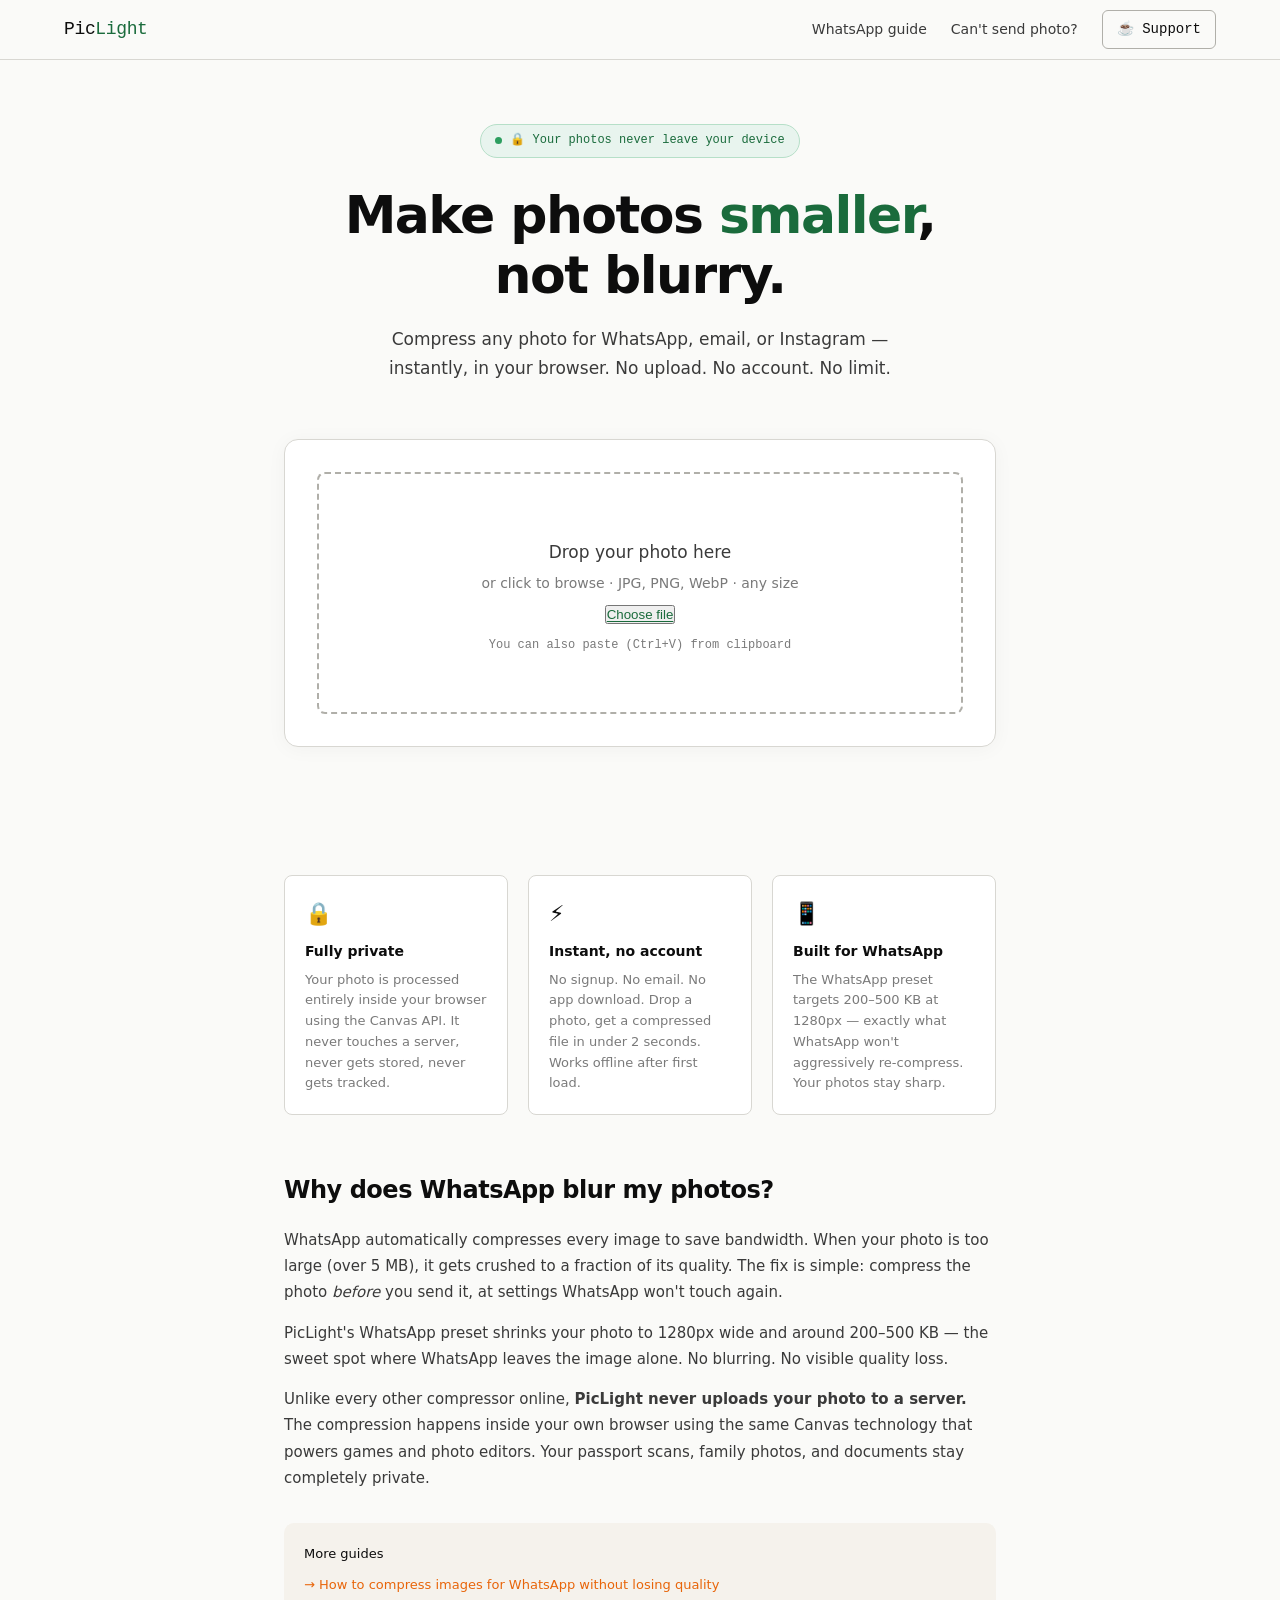
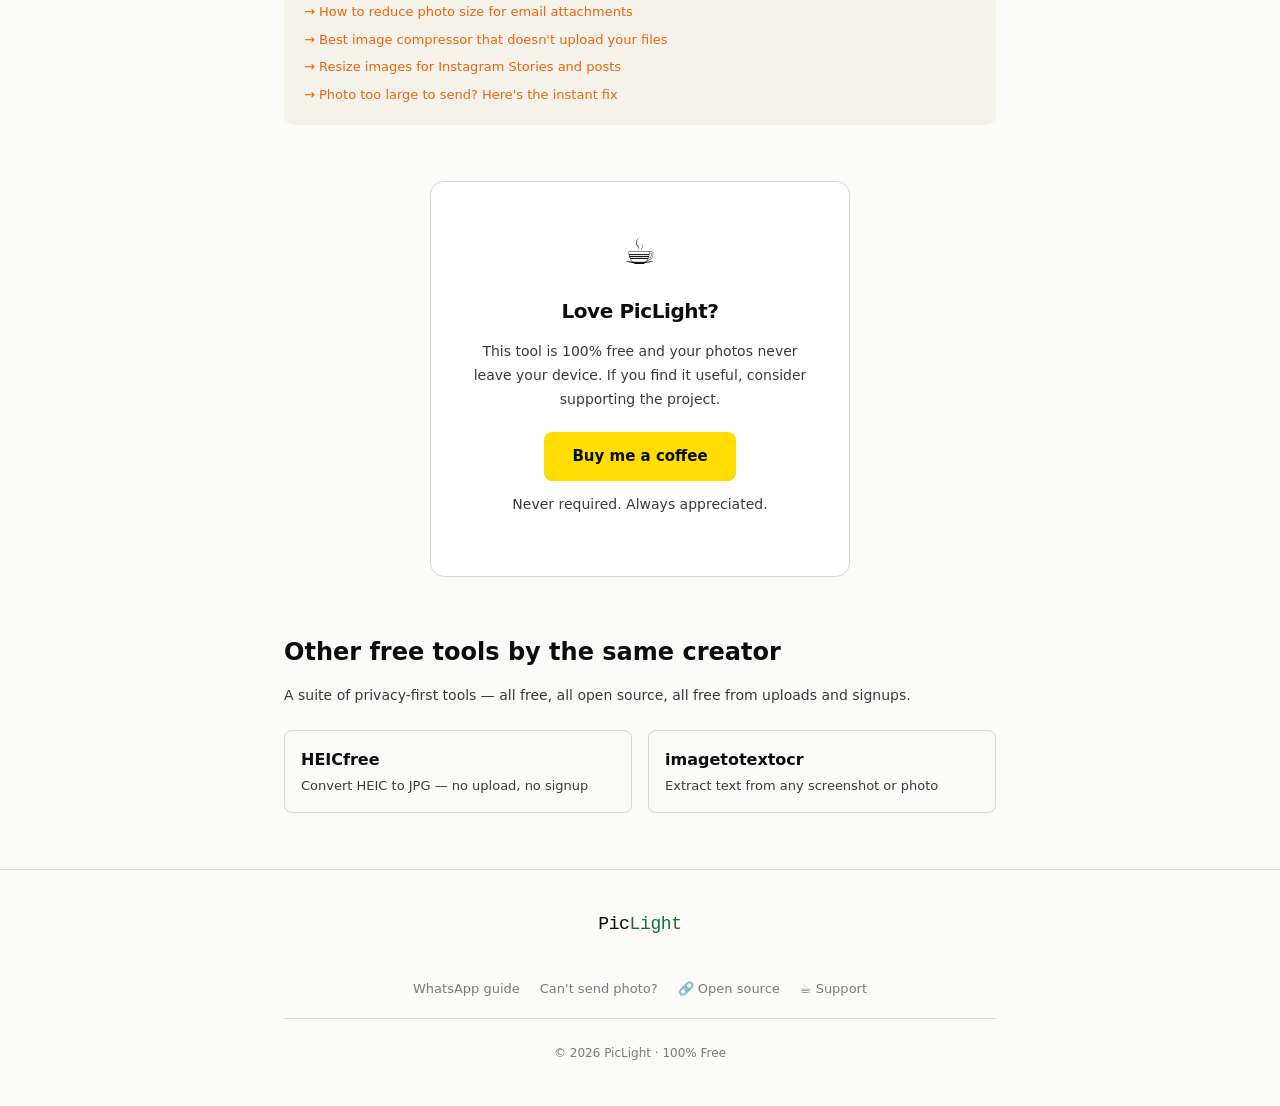
<file: index.html>
<!DOCTYPE html>
<html lang="en">
<head>
  <meta charset="UTF-8">
  <meta name="viewport" content="width=device-width, initial-scale=1.0">
  <title>PicLight — Compress Images for WhatsApp & Email. Free. No Upload.</title>
  <meta name="description" content="Compress photos for WhatsApp, email, and Instagram instantly. Works 100% in your browser — your photos never leave your device. Free forever, no signup.">
  <meta name="keywords" content="compress image for whatsapp, image compressor, reduce photo size, compress photo free, no upload image compressor">
  <meta property="og:title" content="PicLight — Compress Images Free. No Upload.">
  <meta property="og:description" content="Your photos never leave your device. Compress for WhatsApp, email & social in one tap.">
  <meta property="og:type" content="website">
  <meta name="twitter:card" content="summary_large_image">
  <meta name="google-site-verification" content="NXawo3W-M1GbvlyXy6zWJTYUl6UJcoLheuD6qWnZlss" />
  <link rel="canonical" href="https://piclight.vercel.app/">
  <link rel="icon" type="image/svg+xml" href="favicon.svg">
  <link rel="stylesheet" href="css/style.css">
  <script type="application/ld+json">
    {
      "@context": "https://schema.org",
      "@type": "WebApplication",
      "name": "PicLight",
      "description": "Free browser-based image compressor. No upload, no signup. Works offline.",
      "applicationCategory": "UtilitiesApplication",
      "operatingSystem": "Any",
      "offers": { "@type": "Offer", "price": "0", "priceCurrency": "USD" }
    }
  </script>
  <script>
    window.va = window.va || function () { (window.vaq = window.vaq || []).push(arguments); };
  </script>
  <script defer src="https://cdn.vercel-insights.com/v1/script.js"></script>
</head>
<body>

<nav>
  <a href="/" class="logo">Pic<span>Light</span></a>
  <div class="nav-links">
    <a href="blog/compress-image-whatsapp">WhatsApp guide</a>
    <a href="blog/photo-too-large-to-send">Can't send photo?</a>
    <a href="https://ko-fi.com/brahyan" target="_blank" rel="noopener" class="btn-coffee">☕ Support</a>
  </div>
</nav>

<section class="hero">
  <div class="trust-badge">
    <span class="dot"></span>
    🔒 Your photos never leave your device
  </div>
  <h1>Make photos <em>smaller</em>,<br>not blurry.</h1>
  <p class="hero-sub">Compress any photo for WhatsApp, email, or Instagram — instantly, in your browser. No upload. No account. No limit.</p>
</section>

<main>
  <div class="converter-box">
    <div class="drop-zone" id="dropzone">
      <input type="file" id="fileInput" accept="image/*" style="display:none">

      <div id="uploadPanel" style="display:flex;flex-direction:column;align-items:center;">
        <div class="drop-icon"></div>
        <p class="drop-primary">Drop your photo here</p>
        <p class="drop-secondary">or click to browse · JPG, PNG, WebP · any size</p>
        <button class="file-label" onclick="document.getElementById('fileInput').click()">
          Choose file
        </button>
        <p class="drop-hint">You can also paste (Ctrl+V) from clipboard</p>
        <p id="errorMsg" style="color:#b84a2c;margin-top:8px;"></p>
      </div>

      <div id="spinner" style="display:none;text-align:center;">
        <div class="spin-ring"></div>
        <p class="spin-label">Compressing in your browser…</p>
      </div>

      <div id="resultPanel" style="display:none;flex-direction:column;align-items:center;">
        <img id="previewImg" alt="Compressed preview" style="width:100%;max-width:300px;border-radius:8px;margin-bottom:20px;">

        <div style="display:flex;justify-content:center;align-items:center;gap:20px;margin-bottom:20px;flex-wrap:wrap;width:100%;">
          <div style="text-align:center;">
            <p class="drop-secondary">Original</p>
            <p style="font-size:18px;font-weight:600;color:#0d0d0d;" id="originalSz">—</p>
          </div>
          <div style="font-size:20px;">→</div>
          <div style="text-align:center;">
            <p class="drop-secondary">Compressed</p>
            <p style="font-size:18px;font-weight:600;color:#1a6b3c;" id="compressedSz">—</p>
            <p id="saving" style="font-size:12px;color:#1a6b3c;margin-top:4px;"></p>
          </div>
        </div>
        <p class="drop-secondary" id="dimensionEl" style="text-align:center;margin-bottom:20px;width:100%;"></p>

        <div class="quality-row" style="width:100%;">
          <span style="font-size:14px;color:var(--ink-2);">Quality</span>
          <input type="range" id="qualityRange" min="40" max="95" value="82" style="flex:1;">
          <span id="qualityVal" style="font-family:var(--font-mono);font-size:13px;font-weight:500;min-width:40px;text-align:right;color:var(--ink);">82%</span>
        </div>

        <div class="action-row" style="margin-top:16px;width:100%;">
          <button class="btn-convert" id="dlBtn" style="width:100%;">⬇ Download</button>
        </div>

        <div id="coffeePrompt" style="display:none;text-align:center;margin-top:20px;padding:16px;background:#F5F2EC;border-radius:8px;width:100%;">
          <p class="drop-secondary" style="margin:0 0 8px 0;">This tool is 100% free — your photo never left your device ☁️</p>
          <a href="https://ko-fi.com/brahyan" target="_blank" rel="noopener" style="color:#E8650A;text-decoration:none;font-weight:500;">
            ☕ Buy me a coffee
          </a>
        </div>
      </div>
    </div>
  </div>
</main>

<section class="trust-strip">
  <div class="trust-item">
    <span class="trust-icon">🔒</span>
    <strong>Fully private</strong>
    <p>Your photo is processed entirely inside your browser using the Canvas API. It never touches a server, never gets stored, never gets tracked.</p>
  </div>
  <div class="trust-item">
    <span class="trust-icon">⚡</span>
    <strong>Instant, no account</strong>
    <p>No signup. No email. No app download. Drop a photo, get a compressed file in under 2 seconds. Works offline after first load.</p>
  </div>
  <div class="trust-item">
    <span class="trust-icon">📱</span>
    <strong>Built for WhatsApp</strong>
    <p>The WhatsApp preset targets 200–500 KB at 1280px — exactly what WhatsApp won't aggressively re-compress. Your photos stay sharp.</p>
  </div>
</section>

<section class="how-section">
  <h2>Why does WhatsApp blur my photos?</h2>
  <p>WhatsApp automatically compresses every image to save bandwidth. When your photo is too large (over 5 MB), it gets crushed to a fraction of its quality. The fix is simple: compress the photo <em>before</em> you send it, at settings WhatsApp won't touch again.</p>
  <p>PicLight's WhatsApp preset shrinks your photo to 1280px wide and around 200–500 KB — the sweet spot where WhatsApp leaves the image alone. No blurring. No visible quality loss.</p>
  <p>Unlike every other compressor online, <strong>PicLight never uploads your photo to a server.</strong> The compression happens inside your own browser using the same Canvas technology that powers games and photo editors. Your passport scans, family photos, and documents stay completely private.</p>

  <div style="margin-top:32px;padding:20px;background:#F5F2EC;border-radius:10px;">
    <p style="font-size:13px;font-weight:500;color:#0d0d0d;margin-bottom:8px;">More guides</p>
    <div style="display:flex;flex-direction:column;gap:6px;">
      <a href="blog/compress-image-whatsapp" style="font-size:13px;color:#E8650A;text-decoration:none;">→ How to compress images for WhatsApp without losing quality</a>
      <a href="blog/reduce-photo-size-email" style="font-size:13px;color:#E8650A;text-decoration:none;">→ How to reduce photo size for email attachments</a>
      <a href="blog/image-compressor-no-upload" style="font-size:13px;color:#E8650A;text-decoration:none;">→ Best image compressor that doesn't upload your files</a>
      <a href="blog/resize-image-instagram" style="font-size:13px;color:#E8650A;text-decoration:none;">→ Resize images for Instagram Stories and posts</a>
      <a href="blog/photo-too-large-to-send" style="font-size:13px;color:#E8650A;text-decoration:none;">→ Photo too large to send? Here's the instant fix</a>
    </div>
  </div>
</section>

<section class="coffee-section">
  <div class="coffee-card">
    <div class="coffee-emoji">☕</div>
    <h3>Love PicLight?</h3>
    <p>This tool is 100% free and your photos never leave your device. If you find it useful, consider supporting the project.</p>
    <a href="https://ko-fi.com/brahyan" target="_blank" rel="noopener" class="btn-coffee-big">Buy me a coffee</a>
    <p class="coffee-sub">Never required. Always appreciated.</p>
  </div>
</section>

<section class="sister-projects">
  <h2>Other free tools by the same creator</h2>
  <p class="sister-projects-desc">A suite of privacy-first tools — all free, all open source, all free from uploads and signups.</p>
  <div class="projects-grid">
    <a href="https://heicfree.vercel.app/" target="_blank" rel="noopener" class="project-card">
      <div class="project-info">
        <h3>HEICfree</h3>
        <p>Convert HEIC to JPG — no upload, no signup</p>
      </div>
    </a>
    <a href="https://imagetotextocr-phi.vercel.app/" target="_blank" rel="noopener" class="project-card">
      <div class="project-info">
        <h3>imagetotextocr</h3>
        <p>Extract text from any screenshot or photo</p>
      </div>
    </a>
  </div>
</section>

<footer>
  <div class="footer-inner">
    <div class="footer-logo">Pic<span>Light</span></div>
    <nav class="footer-nav">
      <a href="blog/compress-image-whatsapp">WhatsApp guide</a>
      <a href="blog/photo-too-large-to-send">Can't send photo?</a>
      <a href="https://github.com/piedadbrylle490-ux/piclight" target="_blank" rel="noopener">🔗 Open source</a>
      <a href="https://ko-fi.com/brahyan" target="_blank" rel="noopener">☕ Support</a>
    </nav>
    <span class="footer-copy">© 2026 PicLight · 100% Free</span>
  </div>
</footer>

<script src="js/compressor.js"></script>
<script src="js/ui.js"></script>

<style>
  .spin-ring {
    width: 50px;
    height: 50px;
    border: 4px solid var(--border);
    border-top-color: var(--accent);
    border-radius: 50%;
    animation: spin 1s linear infinite;
    margin: 0 auto 16px;
  }
  
  @keyframes spin {
    to { transform: rotate(360deg); }
  }
  
  .spin-label {
    font-size: 14px;
    color: var(--ink-2);
    margin: 0;
  }
  
  main {
    max-width: 760px;
    margin: 0 auto;
    padding: 0 24px 80px;
  }
  
  .trust-strip {
    display: grid;
    grid-template-columns: repeat(auto-fit, minmax(200px, 1fr));
    gap: 20px;
    max-width: 760px;
    margin: 0 auto;
    padding: 0 24px 56px;
  }
  
  /* How section */
  .how-section {
    max-width: 760px;
    margin: 0 auto;
    padding: 0 24px 56px;
  }
  
  /* Coffee section */
  .coffee-section {
    display: flex;
    justify-content: center;
    max-width: 760px;
    margin: 0 auto;
    padding: 0 24px 56px;
  }
  
  .preset-btn {
    background: none;
    border: 1px solid var(--border);
    border-radius: var(--radius);
    padding: 10px 16px;
    font-size: 14px;
    color: var(--ink-2);
    cursor: pointer;
    transition: all var(--transition);
  }
  
  .preset-btn:hover {
    border-color: var(--accent);
    color: var(--accent);
  }
  
  .preset-btn.active {
    background: var(--accent);
    color: #fff;
    border-color: var(--accent);
  }
  
  /* Sister projects section */
  .sister-projects {
    max-width: 760px;
    margin: 0 auto;
    padding: 0 24px 56px;
  }
  
  .sister-projects h2 {
    font-size: 24px;
    font-weight: 600;
    margin: 0 0 12px 0;
    color: var(--ink);
  }
  
  .sister-projects-desc {
    font-size: 14px;
    color: var(--ink-2);
    margin: 0 0 24px 0;
    line-height: 1.5;
  }
  
  .projects-grid {
    display: grid;
    grid-template-columns: repeat(auto-fit, minmax(200px, 1fr));
    gap: 16px;
  }
  
  .project-card {
    display: flex;
    align-items: center;
    padding: 16px;
    border: 1px solid var(--border);
    border-radius: var(--radius);
    text-decoration: none;
    color: inherit;
    transition: all var(--transition);
  }
  
  .project-card:hover {
    border-color: var(--accent);
    background: rgba(232, 101, 10, 0.04);
    transform: translateY(-2px);
  }
  
  .project-info h3 {
    font-size: 16px;
    font-weight: 600;
    margin: 0 0 4px 0;
    color: var(--ink);
  }
  
  .project-info p {
    font-size: 13px;
    color: var(--ink-2);
    margin: 0;
    line-height: 1.4;
  }
</style>

<script>
  const r = document.getElementById('qualityRange');
  if (r) r.addEventListener('input', () => {
    r.style.background = `linear-gradient(to right, var(--accent) ${r.value}%, var(--border) ${r.value}%)`;
  });
</script>

</body>
</html>
</file>
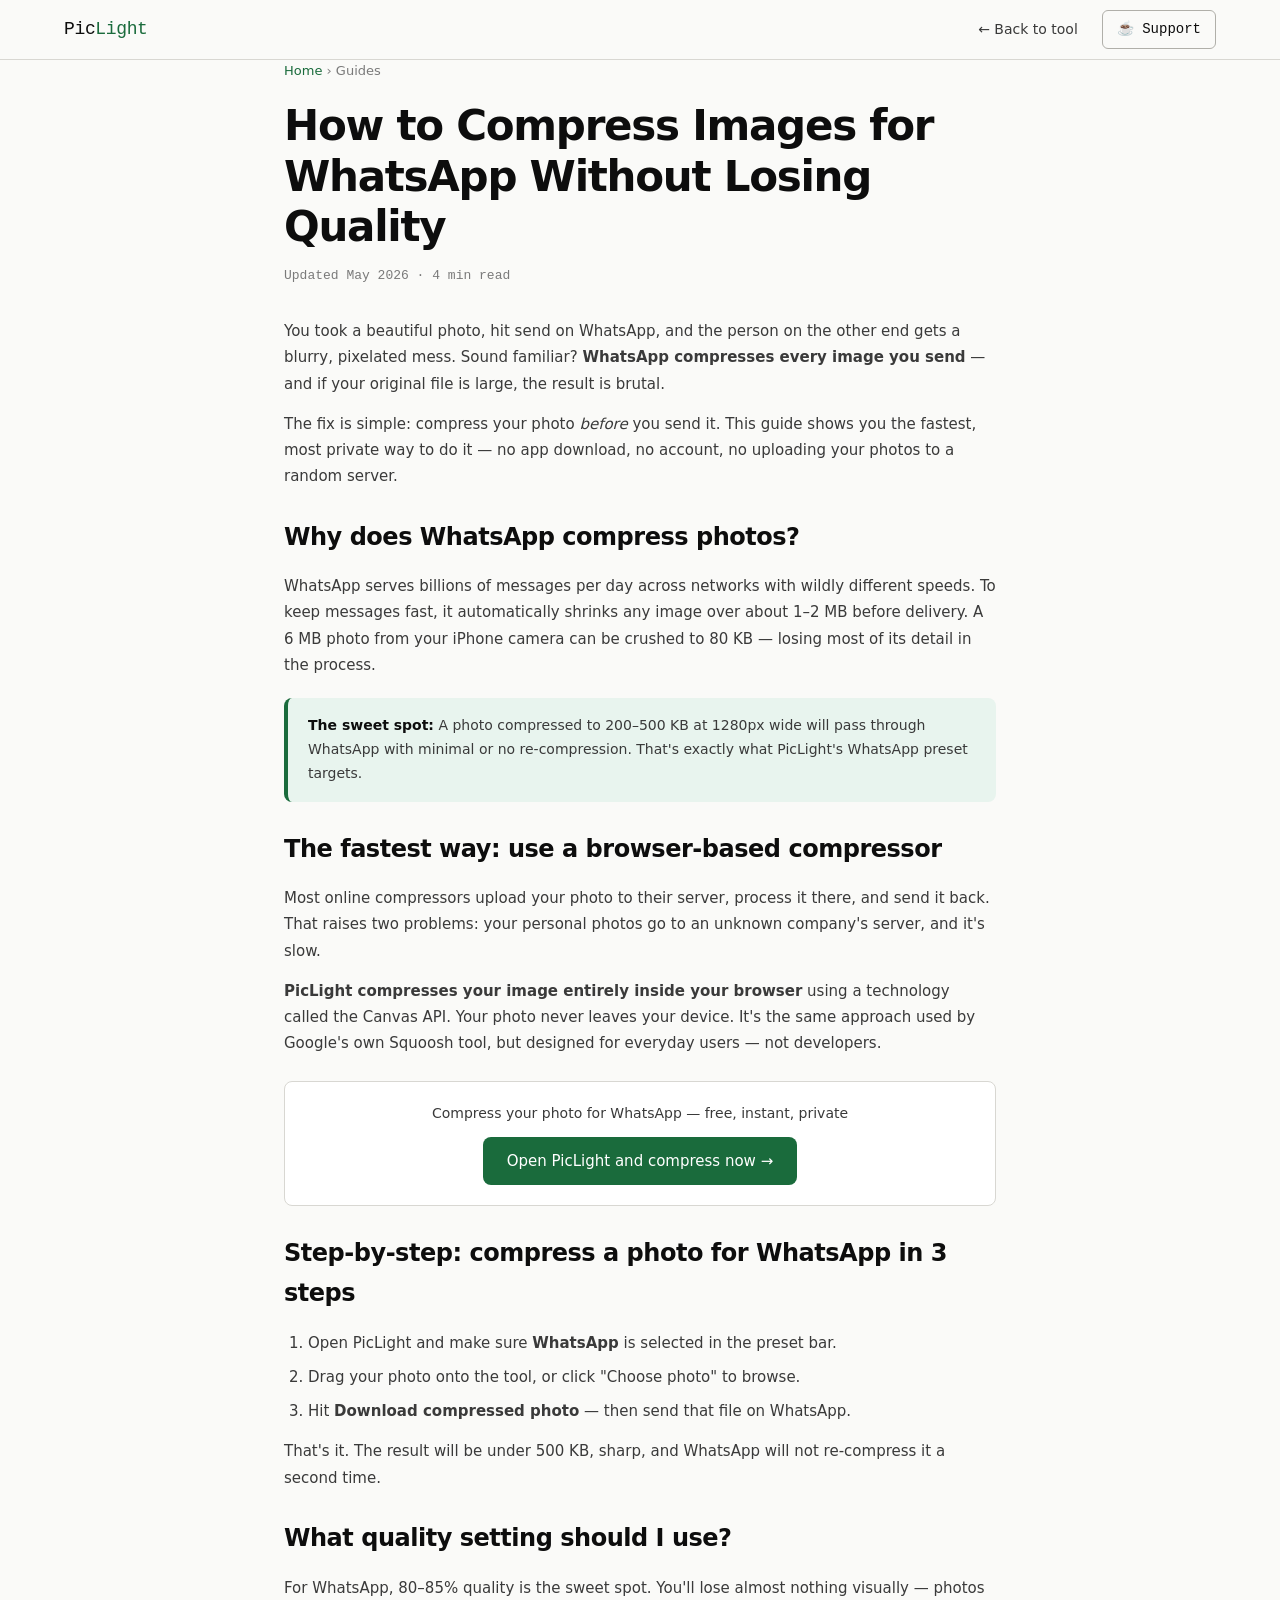
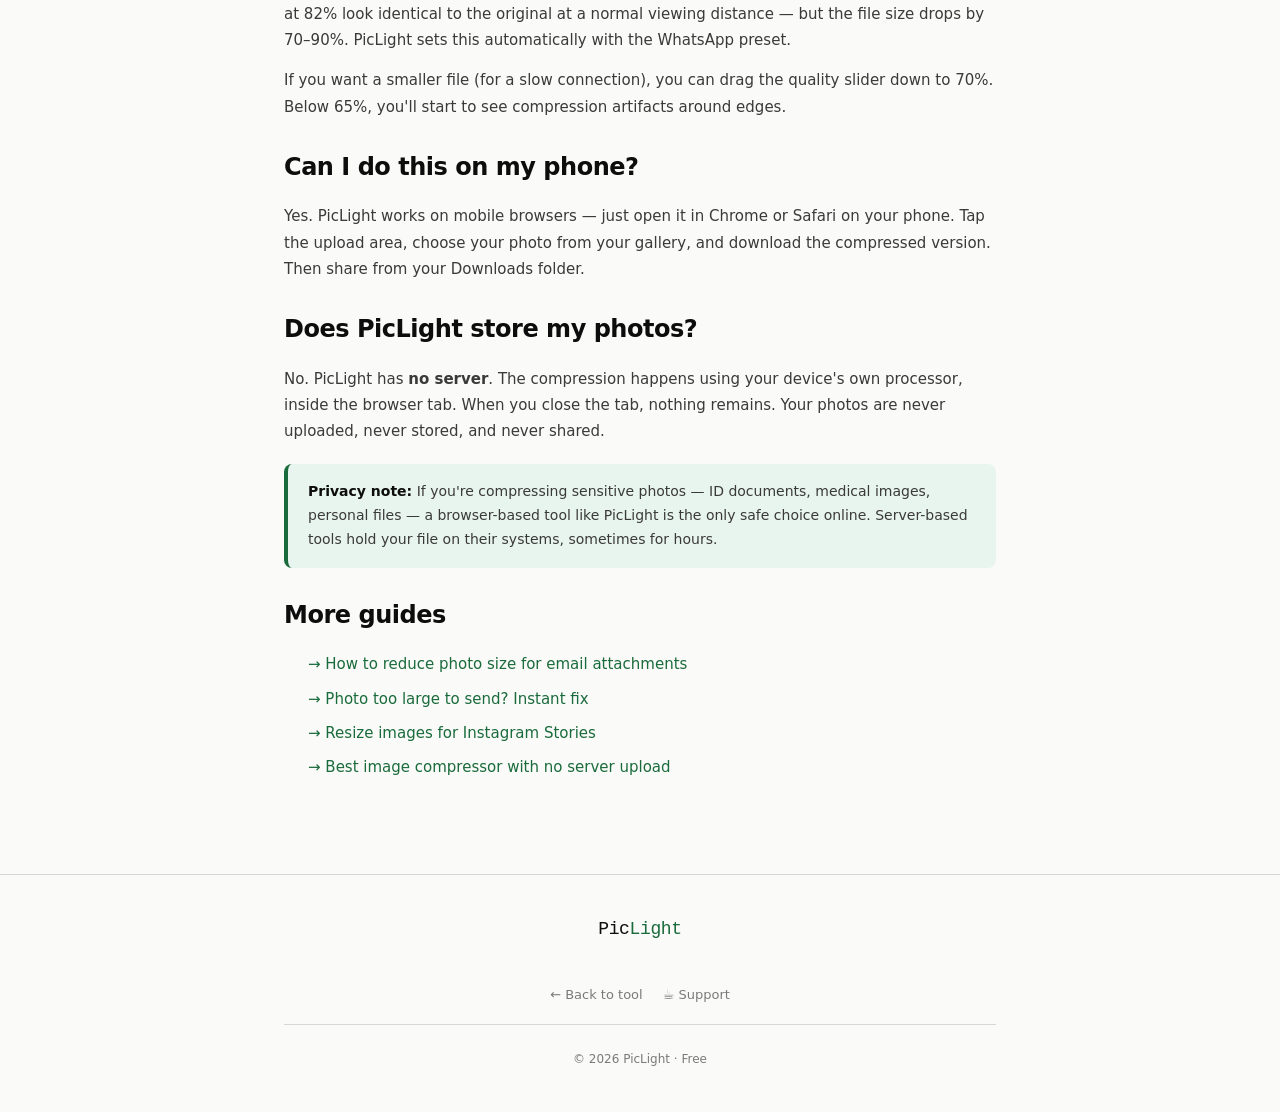
<file: blog/compress-image-whatsapp.html>
<!DOCTYPE html>
<html lang="en">
<head>
  <meta charset="UTF-8">
  <meta name="viewport" content="width=device-width, initial-scale=1.0">
  <title>How to Compress Images for WhatsApp Without Losing Quality (2026)</title>
  <meta name="description" content="WhatsApp blurs your photos? Learn how to compress images for WhatsApp the right way — free, no upload, works instantly in your browser.">
  <link rel="canonical" href="https://piclight.vercel.app/blog/compress-image-whatsapp">
  <link rel="icon" type="image/svg+xml" href="../favicon.svg">
  <link rel="stylesheet" href="../css/style.css">
  <script>
    window.va = window.va || function () { (window.vaq = window.vaq || []).push(arguments); };
  </script>
  <script defer src="https://cdn.vercel-insights.com/v1/script.js"></script>
</head>
<body>
<nav>
  <a href="/" class="logo">Pic<span>Light</span></a>
  <div class="nav-links">
    <a href="/">← Back to tool</a>
    <a href="https://ko-fi.com/brahyan" target="_blank" rel="noopener" class="btn-coffee">☕ Support</a>
  </div>
</nav>

<article style="max-width:760px;margin:0 auto;padding:0 24px 80px;">
  <p style="font-size:13px;color:var(--ink-3);margin-bottom:20px;"><a href="/" style="color:var(--accent);text-decoration:none;">Home</a> › Guides</p>
  <h1 style="font-size:clamp(28px, 5vw, 42px);font-weight:600;line-height:1.2;letter-spacing:-0.03em;color:var(--ink);margin-bottom:12px;">How to Compress Images for WhatsApp Without Losing Quality</h1>
  <p style="font-size:13px;color:var(--ink-3);margin-bottom:32px;font-family:var(--font-mono);">Updated May 2026 · 4 min read</p>

  <p style="font-size:15px;color:var(--ink-2);line-height:1.75;margin-bottom:14px;">You took a beautiful photo, hit send on WhatsApp, and the person on the other end gets a blurry, pixelated mess. Sound familiar? <strong>WhatsApp compresses every image you send</strong> — and if your original file is large, the result is brutal.</p>
  <p style="font-size:15px;color:var(--ink-2);line-height:1.75;margin-bottom:14px;">The fix is simple: compress your photo <em>before</em> you send it. This guide shows you the fastest, most private way to do it — no app download, no account, no uploading your photos to a random server.</p>

  <h2 style="font-size:24px;font-weight:600;letter-spacing:-0.02em;margin:28px 0 16px;color:var(--ink);">Why does WhatsApp compress photos?</h2>
  <p style="font-size:15px;color:var(--ink-2);line-height:1.75;margin-bottom:14px;">WhatsApp serves billions of messages per day across networks with wildly different speeds. To keep messages fast, it automatically shrinks any image over about 1–2 MB before delivery. A 6 MB photo from your iPhone camera can be crushed to 80 KB — losing most of its detail in the process.</p>

  <div style="padding:16px 20px;background:var(--accent-light);border-left:4px solid var(--accent);border-radius:var(--radius);margin:20px 0;">
    <p style="font-size:14px;color:var(--ink-2);line-height:1.7;margin:0;"><strong style="color:var(--ink);">The sweet spot:</strong> A photo compressed to 200–500 KB at 1280px wide will pass through WhatsApp with minimal or no re-compression. That's exactly what PicLight's WhatsApp preset targets.</p>
  </div>

  <h2 style="font-size:24px;font-weight:600;letter-spacing:-0.02em;margin:28px 0 16px;color:var(--ink);">The fastest way: use a browser-based compressor</h2>
  <p style="font-size:15px;color:var(--ink-2);line-height:1.75;margin-bottom:14px;">Most online compressors upload your photo to their server, process it there, and send it back. That raises two problems: your personal photos go to an unknown company's server, and it's slow.</p>
  <p style="font-size:15px;color:var(--ink-2);line-height:1.75;margin-bottom:14px;"><strong>PicLight compresses your image entirely inside your browser</strong> using a technology called the Canvas API. Your photo never leaves your device. It's the same approach used by Google's own Squoosh tool, but designed for everyday users — not developers.</p>

  <div style="padding:20px;background:#fff;border:1px solid var(--border);border-radius:var(--radius);margin:24px 0;text-align:center;">
    <p style="font-size:14px;color:var(--ink-2);margin-bottom:12px;">Compress your photo for WhatsApp — free, instant, private</p>
    <a href="/" style="display:inline-block;background:var(--accent);color:#fff;padding:12px 24px;border-radius:var(--radius);text-decoration:none;font-weight:500;font-size:15px;transition:background var(--transition);"> Open PicLight and compress now →</a>
  </div>

  <h2 style="font-size:24px;font-weight:600;letter-spacing:-0.02em;margin:28px 0 16px;color:var(--ink);">Step-by-step: compress a photo for WhatsApp in 3 steps</h2>
  <ol style="font-size:15px;color:var(--ink-2);line-height:1.75;margin:0 0 14px 24px;">
    <li style="margin-bottom:8px;">Open PicLight and make sure <strong>WhatsApp</strong> is selected in the preset bar.</li>
    <li style="margin-bottom:8px;">Drag your photo onto the tool, or click "Choose photo" to browse.</li>
    <li>Hit <strong>Download compressed photo</strong> — then send that file on WhatsApp.</li>
  </ol>
  <p style="font-size:15px;color:var(--ink-2);line-height:1.75;margin-bottom:14px;">That's it. The result will be under 500 KB, sharp, and WhatsApp will not re-compress it a second time.</p>

  <h2 style="font-size:24px;font-weight:600;letter-spacing:-0.02em;margin:28px 0 16px;color:var(--ink);">What quality setting should I use?</h2>
  <p style="font-size:15px;color:var(--ink-2);line-height:1.75;margin-bottom:14px;">For WhatsApp, 80–85% quality is the sweet spot. You'll lose almost nothing visually — photos at 82% look identical to the original at a normal viewing distance — but the file size drops by 70–90%. PicLight sets this automatically with the WhatsApp preset.</p>
  <p style="font-size:15px;color:var(--ink-2);line-height:1.75;margin-bottom:14px;">If you want a smaller file (for a slow connection), you can drag the quality slider down to 70%. Below 65%, you'll start to see compression artifacts around edges.</p>

  <h2 style="font-size:24px;font-weight:600;letter-spacing:-0.02em;margin:28px 0 16px;color:var(--ink);">Can I do this on my phone?</h2>
  <p style="font-size:15px;color:var(--ink-2);line-height:1.75;margin-bottom:14px;">Yes. PicLight works on mobile browsers — just open it in Chrome or Safari on your phone. Tap the upload area, choose your photo from your gallery, and download the compressed version. Then share from your Downloads folder.</p>

  <h2 style="font-size:24px;font-weight:600;letter-spacing:-0.02em;margin:28px 0 16px;color:var(--ink);">Does PicLight store my photos?</h2>
  <p style="font-size:15px;color:var(--ink-2);line-height:1.75;margin-bottom:14px;">No. PicLight has <strong>no server</strong>. The compression happens using your device's own processor, inside the browser tab. When you close the tab, nothing remains. Your photos are never uploaded, never stored, and never shared.</p>

  <div style="padding:16px 20px;background:var(--accent-light);border-left:4px solid var(--accent);border-radius:var(--radius);margin:20px 0;">
    <p style="font-size:14px;color:var(--ink-2);line-height:1.7;margin:0;"><strong style="color:var(--ink);">Privacy note:</strong> If you're compressing sensitive photos — ID documents, medical images, personal files — a browser-based tool like PicLight is the only safe choice online. Server-based tools hold your file on their systems, sometimes for hours.</p>
  </div>

  <h2 style="font-size:24px;font-weight:600;letter-spacing:-0.02em;margin:28px 0 16px;color:var(--ink);">More guides</h2>
  <ul style="font-size:15px;color:var(--ink-2);line-height:1.75;margin:0 0 14px 24px;list-style:none;">
    <li style="margin-bottom:8px;"><a href="reduce-photo-size-email" style="color:var(--accent);text-decoration:none;">→ How to reduce photo size for email attachments</a></li>
    <li style="margin-bottom:8px;"><a href="photo-too-large-to-send" style="color:var(--accent);text-decoration:none;">→ Photo too large to send? Instant fix</a></li>
    <li style="margin-bottom:8px;"><a href="resize-image-instagram" style="color:var(--accent);text-decoration:none;">→ Resize images for Instagram Stories</a></li>
    <li><a href="image-compressor-no-upload" style="color:var(--accent);text-decoration:none;">→ Best image compressor with no server upload</a></li>
  </ul>
</article>

<footer>
  <div class="footer-inner">
    <div class="footer-logo">Pic<span>Light</span></div>
    <nav class="footer-nav">
      <a href="/">← Back to tool</a>
      <a href="https://ko-fi.com/brahyan" target="_blank" rel="noopener">☕ Support</a>
    </nav>
    <span class="footer-copy">© 2026 PicLight · Free</span>
  </div>
</footer>
</body>
</html>
</file>
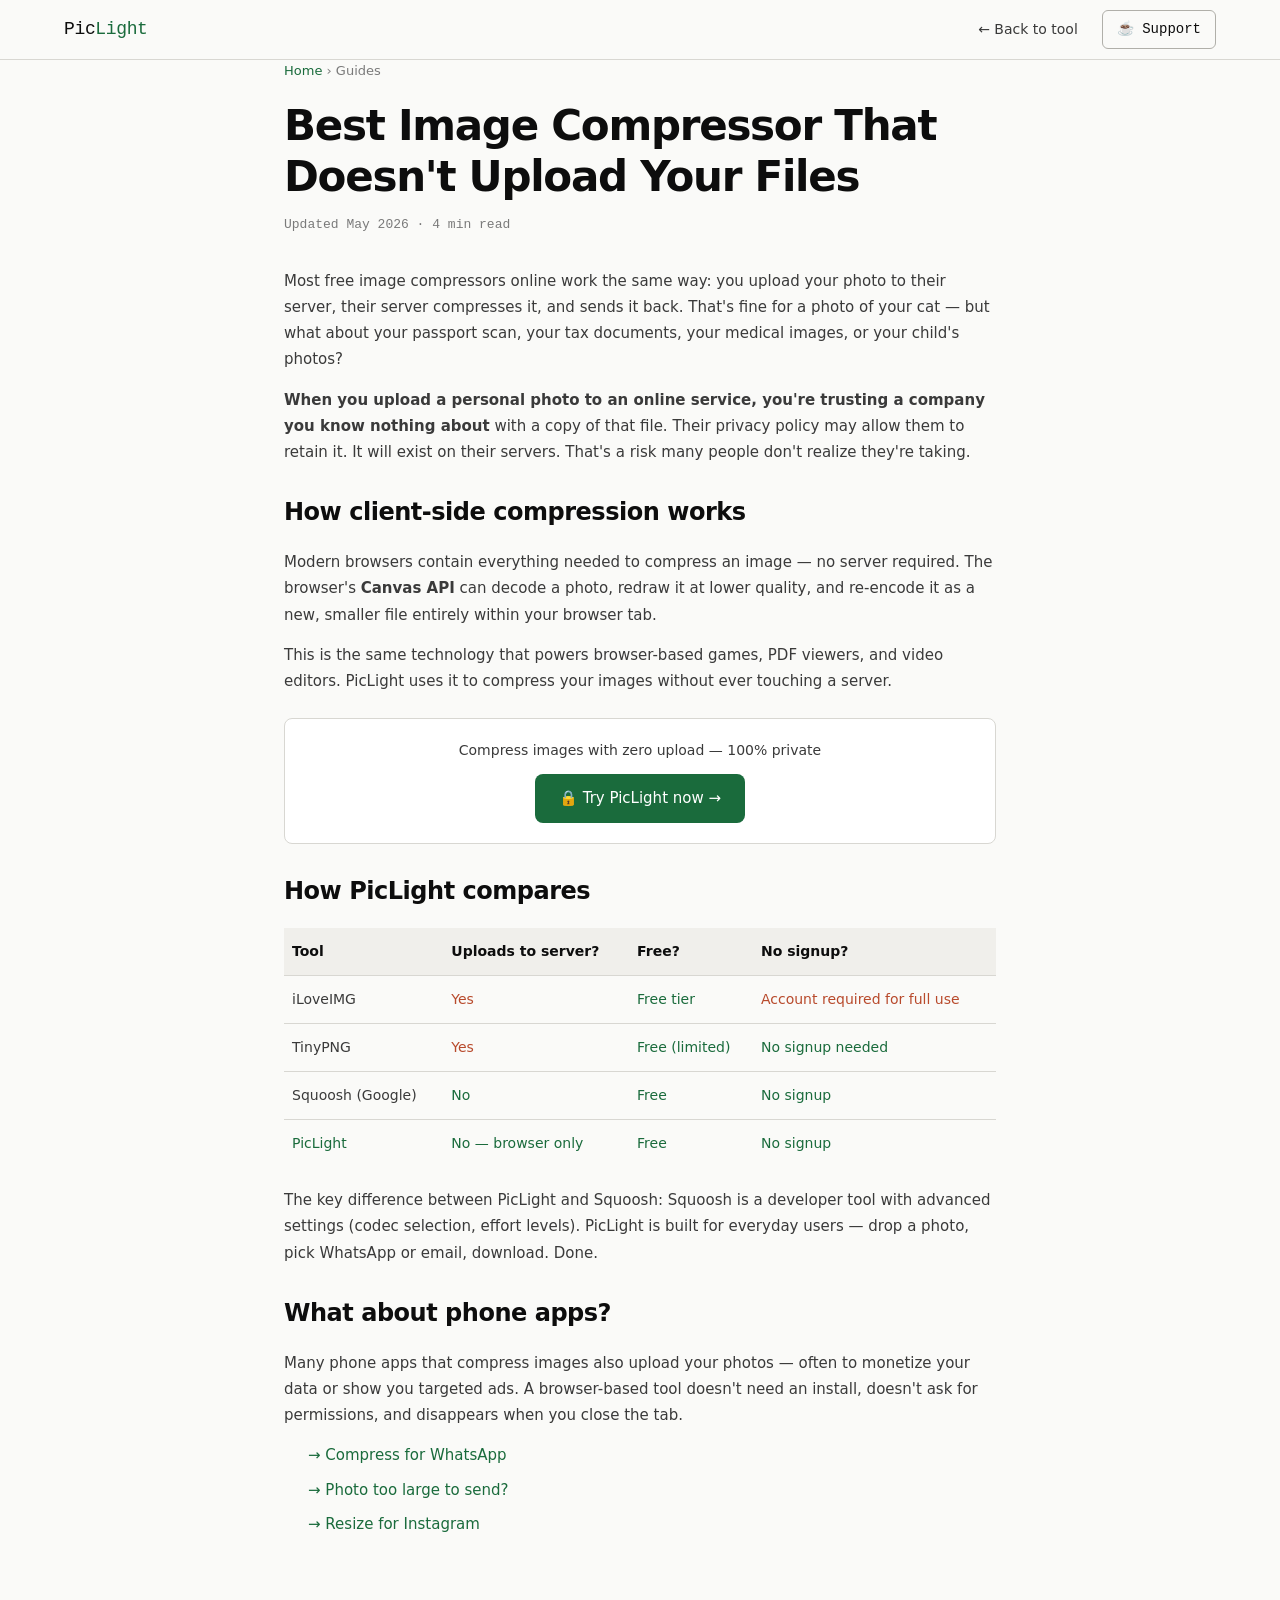
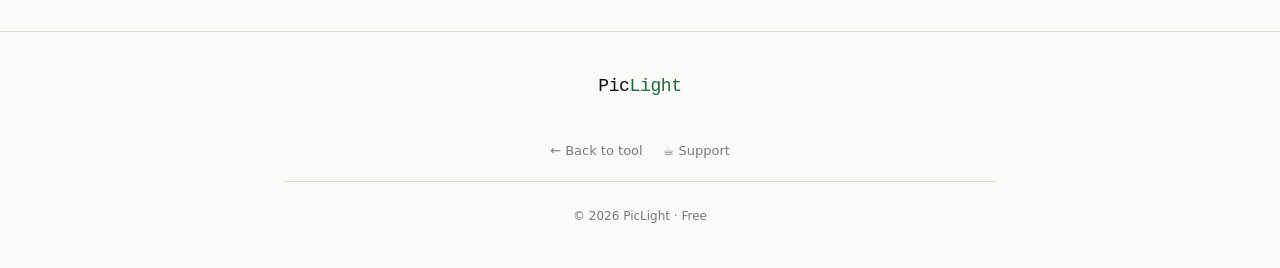
<file: blog/image-compressor-no-upload.html>
<!DOCTYPE html>
<html lang="en">
<head>
  <meta charset="UTF-8"><meta name="viewport" content="width=device-width, initial-scale=1.0">
  <title>Best Image Compressor That Doesn't Upload Your Files (2026)</title>
  <meta name="description" content="Most image compressors upload your photos to unknown servers. PicLight compresses images 100% in your browser — your files never leave your device.">
  <link rel="canonical" href="https://piclight.vercel.app/blog/image-compressor-no-upload">
  <link rel="icon" type="image/svg+xml" href="../favicon.svg">
  <link rel="stylesheet" href="../css/style.css">
  <script>
    window.va = window.va || function () { (window.vaq = window.vaq || []).push(arguments); };
  </script>
  <script defer src="https://cdn.vercel-insights.com/v1/script.js"></script>
</head>
<body>
<nav>
  <a href="/" class="logo">Pic<span>Light</span></a>
  <div class="nav-links">
    <a href="/">← Back to tool</a>
    <a href="https://ko-fi.com/brahyan" target="_blank" rel="noopener" class="btn-coffee">☕ Support</a>
  </div>
</nav>
<article style="max-width:760px;margin:0 auto;padding:0 24px 80px;">
  <p style="font-size:13px;color:var(--ink-3);margin-bottom:20px;"><a href="/" style="color:var(--accent);text-decoration:none;">Home</a> › Guides</p>
  <h1 style="font-size:clamp(28px, 5vw, 42px);font-weight:600;line-height:1.2;letter-spacing:-0.03em;color:var(--ink);margin-bottom:12px;">Best Image Compressor That Doesn't Upload Your Files</h1>
  <p style="font-size:13px;color:var(--ink-3);margin-bottom:32px;font-family:var(--font-mono);">Updated May 2026 · 4 min read</p>
  <p style="font-size:15px;color:var(--ink-2);line-height:1.75;margin-bottom:14px;">Most free image compressors online work the same way: you upload your photo to their server, their server compresses it, and sends it back. That's fine for a photo of your cat — but what about your passport scan, your tax documents, your medical images, or your child's photos?</p>
  <p style="font-size:15px;color:var(--ink-2);line-height:1.75;margin-bottom:14px;"><strong>When you upload a personal photo to an online service, you're trusting a company you know nothing about</strong> with a copy of that file. Their privacy policy may allow them to retain it. It will exist on their servers. That's a risk many people don't realize they're taking.</p>

  <h2 style="font-size:24px;font-weight:600;letter-spacing:-0.02em;margin:28px 0 16px;color:var(--ink);">How client-side compression works</h2>
  <p style="font-size:15px;color:var(--ink-2);line-height:1.75;margin-bottom:14px;">Modern browsers contain everything needed to compress an image — no server required. The browser's <strong>Canvas API</strong> can decode a photo, redraw it at lower quality, and re-encode it as a new, smaller file entirely within your browser tab.</p>
  <p style="font-size:15px;color:var(--ink-2);line-height:1.75;margin-bottom:14px;">This is the same technology that powers browser-based games, PDF viewers, and video editors. PicLight uses it to compress your images without ever touching a server.</p>

  <div style="padding:20px;background:#fff;border:1px solid var(--border);border-radius:var(--radius);margin:24px 0;text-align:center;">
    <p style="font-size:14px;color:var(--ink-2);margin-bottom:12px;">Compress images with zero upload — 100% private</p>
    <a href="/" style="display:inline-block;background:var(--accent);color:#fff;padding:12px 24px;border-radius:var(--radius);text-decoration:none;font-weight:500;font-size:15px;transition:background var(--transition);">🔒 Try PicLight now →</a>
  </div>

  <h2 style="font-size:24px;font-weight:600;letter-spacing:-0.02em;margin:28px 0 16px;color:var(--ink);">How PicLight compares</h2>
  <table style="width:100%;border-collapse:collapse;font-size:14px;margin-bottom:20px;">
    <tr style="border-bottom:1px solid var(--border);">
      <th style="text-align:left;padding:12px 8px;font-weight:600;color:var(--ink);background:var(--surface-2);">Tool</th>
      <th style="text-align:left;padding:12px 8px;font-weight:600;color:var(--ink);background:var(--surface-2);">Uploads to server?</th>
      <th style="text-align:left;padding:12px 8px;font-weight:600;color:var(--ink);background:var(--surface-2);">Free?</th>
      <th style="text-align:left;padding:12px 8px;font-weight:600;color:var(--ink);background:var(--surface-2);">No signup?</th>
    </tr>
    <tr style="border-bottom:1px solid var(--border);">
      <td style="padding:12px 8px;color:var(--ink-2);">iLoveIMG</td>
      <td style="padding:12px 8px;color:var(--warn);">Yes</td>
      <td style="padding:12px 8px;color:var(--accent);">Free tier</td>
      <td style="padding:12px 8px;color:var(--warn);">Account required for full use</td>
    </tr>
    <tr style="border-bottom:1px solid var(--border);">
      <td style="padding:12px 8px;color:var(--ink-2);">TinyPNG</td>
      <td style="padding:12px 8px;color:var(--warn);">Yes</td>
      <td style="padding:12px 8px;color:var(--accent);">Free (limited)</td>
      <td style="padding:12px 8px;color:var(--accent);">No signup needed</td>
    </tr>
    <tr style="border-bottom:1px solid var(--border);">
      <td style="padding:12px 8px;color:var(--ink-2);">Squoosh (Google)</td>
      <td style="padding:12px 8px;color:var(--accent);">No</td>
      <td style="padding:12px 8px;color:var(--accent);">Free</td>
      <td style="padding:12px 8px;color:var(--accent);">No signup</td>
    </tr>
    <tr>
      <td style="padding:12px 8px;color:var(--accent);font-weight:500;">PicLight</td>
      <td style="padding:12px 8px;color:var(--accent);">No — browser only</td>
      <td style="padding:12px 8px;color:var(--accent);">Free</td>
      <td style="padding:12px 8px;color:var(--accent);">No signup</td>
    </tr>
  </table>
  <p style="font-size:15px;color:var(--ink-2);line-height:1.75;margin-bottom:14px;">The key difference between PicLight and Squoosh: Squoosh is a developer tool with advanced settings (codec selection, effort levels). PicLight is built for everyday users — drop a photo, pick WhatsApp or email, download. Done.</p>

  <h2 style="font-size:24px;font-weight:600;letter-spacing:-0.02em;margin:28px 0 16px;color:var(--ink);">What about phone apps?</h2>
  <p style="font-size:15px;color:var(--ink-2);line-height:1.75;margin-bottom:14px;">Many phone apps that compress images also upload your photos — often to monetize your data or show you targeted ads. A browser-based tool doesn't need an install, doesn't ask for permissions, and disappears when you close the tab.</p>
  <ul style="font-size:15px;color:var(--ink-2);line-height:1.75;margin:0 0 14px 24px;list-style:none;">
    <li style="margin-bottom:8px;"><a href="compress-image-whatsapp" style="color:var(--accent);text-decoration:none;">→ Compress for WhatsApp</a></li>
    <li style="margin-bottom:8px;"><a href="photo-too-large-to-send" style="color:var(--accent);text-decoration:none;">→ Photo too large to send?</a></li>
    <li><a href="resize-image-instagram" style="color:var(--accent);text-decoration:none;">→ Resize for Instagram</a></li>
  </ul>
</article>
<footer>
  <div class="footer-inner">
    <div class="footer-logo">Pic<span>Light</span></div>
    <nav class="footer-nav">
      <a href="/">← Back to tool</a>
      <a href="https://ko-fi.com/brahyan" target="_blank" rel="noopener">☕ Support</a>
    </nav>
    <span class="footer-copy">© 2026 PicLight · Free</span>
  </div>
</footer>
</body>
</html>
</file>
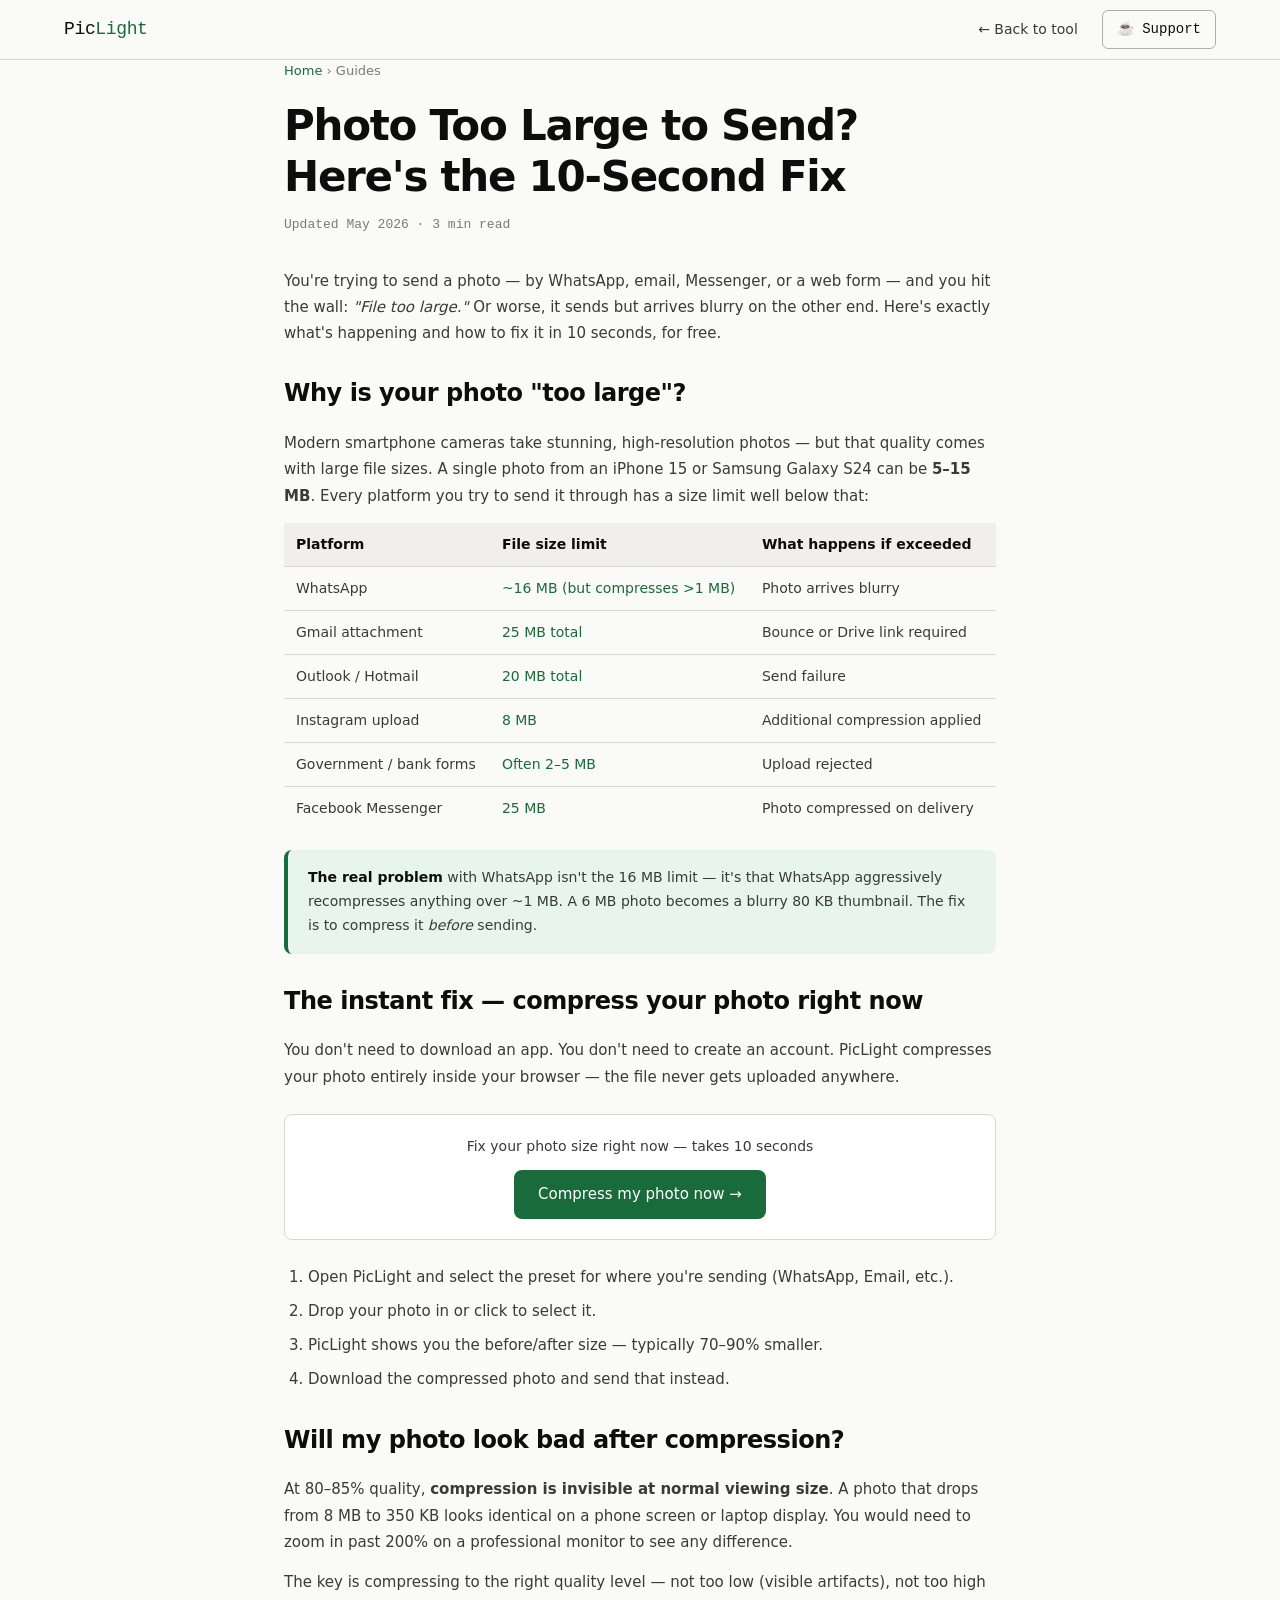
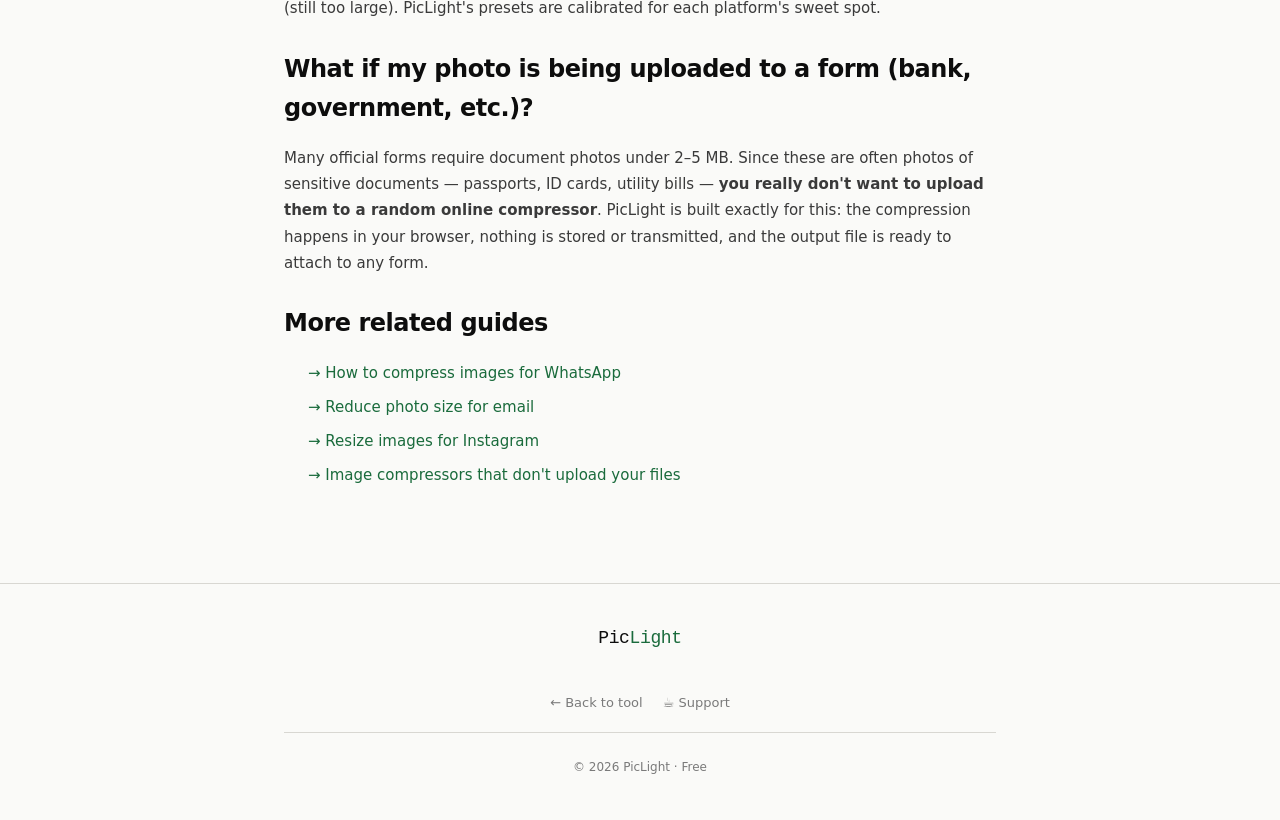
<file: blog/photo-too-large-to-send.html>
<!DOCTYPE html>
<html lang="en">
<head>
  <meta charset="UTF-8"><meta name="viewport" content="width=device-width, initial-scale=1.0">
  <title>Photo Too Large to Send? Fix It in 10 Seconds — Free (2026)</title>
  <meta name="description" content="Getting a 'file too large' error when sending a photo? Fix it instantly with PicLight — free, no upload, works in your browser right now.">
  <link rel="canonical" href="https://piclight.vercel.app/blog/photo-too-large-to-send">
  <link rel="icon" type="image/svg+xml" href="../favicon.svg">
  <link rel="stylesheet" href="../css/style.css">
  <script>
    window.va = window.va || function () { (window.vaq = window.vaq || []).push(arguments); };
  </script>
  <script defer src="https://cdn.vercel-insights.com/v1/script.js"></script>
</head>
<body>
<nav>
  <a href="/" class="logo">Pic<span>Light</span></a>
  <div class="nav-links">
    <a href="/">← Back to tool</a>
    <a href="https://ko-fi.com/brahyan" target="_blank" rel="noopener" class="btn-coffee">☕ Support</a>
  </div>
</nav>
<article style="max-width:760px;margin:0 auto;padding:0 24px 80px;">
  <p style="font-size:13px;color:var(--ink-3);margin-bottom:20px;"><a href="/" style="color:var(--accent);text-decoration:none;">Home</a> › Guides</p>
  <h1 style="font-size:clamp(28px, 5vw, 42px);font-weight:600;line-height:1.2;letter-spacing:-0.03em;color:var(--ink);margin-bottom:12px;">Photo Too Large to Send? Here's the 10-Second Fix</h1>
  <p style="font-size:13px;color:var(--ink-3);margin-bottom:32px;font-family:var(--font-mono);">Updated May 2026 · 3 min read</p>

  <p style="font-size:15px;color:var(--ink-2);line-height:1.75;margin-bottom:14px;">You're trying to send a photo — by WhatsApp, email, Messenger, or a web form — and you hit the wall: <em>"File too large."</em> Or worse, it sends but arrives blurry on the other end. Here's exactly what's happening and how to fix it in 10 seconds, for free.</p>

  <h2 style="font-size:24px;font-weight:600;letter-spacing:-0.02em;margin:28px 0 16px;color:var(--ink);">Why is your photo "too large"?</h2>
  <p style="font-size:15px;color:var(--ink-2);line-height:1.75;margin-bottom:14px;">Modern smartphone cameras take stunning, high-resolution photos — but that quality comes with large file sizes. A single photo from an iPhone 15 or Samsung Galaxy S24 can be <strong>5–15 MB</strong>. Every platform you try to send it through has a size limit well below that:</p>

  <table style="width:100%;border-collapse:collapse;font-size:14px;margin-bottom:20px;">
    <tr style="border-bottom:1px solid var(--border);">
      <th style="text-align:left;padding:10px 12px;font-weight:600;color:var(--ink);background:var(--surface-2);">Platform</th>
      <th style="text-align:left;padding:10px 12px;font-weight:600;color:var(--ink);background:var(--surface-2);">File size limit</th>
      <th style="text-align:left;padding:10px 12px;font-weight:600;color:var(--ink);background:var(--surface-2);">What happens if exceeded</th>
    </tr>
    <tr style="border-bottom:1px solid var(--border);">
      <td style="padding:10px 12px;color:var(--ink-2);">WhatsApp</td>
      <td style="padding:10px 12px;color:var(--accent);font-weight:500;">~16 MB (but compresses >1 MB)</td>
      <td style="padding:10px 12px;color:var(--ink-2);">Photo arrives blurry</td>
    </tr>
    <tr style="border-bottom:1px solid var(--border);">
      <td style="padding:10px 12px;color:var(--ink-2);">Gmail attachment</td>
      <td style="padding:10px 12px;color:var(--accent);font-weight:500;">25 MB total</td>
      <td style="padding:10px 12px;color:var(--ink-2);">Bounce or Drive link required</td>
    </tr>
    <tr style="border-bottom:1px solid var(--border);">
      <td style="padding:10px 12px;color:var(--ink-2);">Outlook / Hotmail</td>
      <td style="padding:10px 12px;color:var(--accent);font-weight:500;">20 MB total</td>
      <td style="padding:10px 12px;color:var(--ink-2);">Send failure</td>
    </tr>
    <tr style="border-bottom:1px solid var(--border);">
      <td style="padding:10px 12px;color:var(--ink-2);">Instagram upload</td>
      <td style="padding:10px 12px;color:var(--accent);font-weight:500;">8 MB</td>
      <td style="padding:10px 12px;color:var(--ink-2);">Additional compression applied</td>
    </tr>
    <tr style="border-bottom:1px solid var(--border);">
      <td style="padding:10px 12px;color:var(--ink-2);">Government / bank forms</td>
      <td style="padding:10px 12px;color:var(--accent);font-weight:500;">Often 2–5 MB</td>
      <td style="padding:10px 12px;color:var(--ink-2);">Upload rejected</td>
    </tr>
    <tr>
      <td style="padding:10px 12px;color:var(--ink-2);">Facebook Messenger</td>
      <td style="padding:10px 12px;color:var(--accent);font-weight:500;">25 MB</td>
      <td style="padding:10px 12px;color:var(--ink-2);">Photo compressed on delivery</td>
    </tr>
  </table>

  <div style="padding:16px 20px;background:var(--accent-light);border-left:4px solid var(--accent);border-radius:var(--radius);margin:20px 0;">
    <p style="font-size:14px;color:var(--ink-2);line-height:1.7;margin:0;"><strong style="color:var(--ink);">The real problem</strong> with WhatsApp isn't the 16 MB limit — it's that WhatsApp aggressively recompresses anything over ~1 MB. A 6 MB photo becomes a blurry 80 KB thumbnail. The fix is to compress it <em>before</em> sending.</p>
  </div>

  <h2 style="font-size:24px;font-weight:600;letter-spacing:-0.02em;margin:28px 0 16px;color:var(--ink);">The instant fix — compress your photo right now</h2>
  <p style="font-size:15px;color:var(--ink-2);line-height:1.75;margin-bottom:14px;">You don't need to download an app. You don't need to create an account. PicLight compresses your photo entirely inside your browser — the file never gets uploaded anywhere.</p>

  <div style="padding:20px;background:#fff;border:1px solid var(--border);border-radius:var(--radius);margin:24px 0;text-align:center;">
    <p style="font-size:14px;color:var(--ink-2);margin-bottom:12px;">Fix your photo size right now — takes 10 seconds</p>
    <a href="/" style="display:inline-block;background:var(--accent);color:#fff;padding:12px 24px;border-radius:var(--radius);text-decoration:none;font-weight:500;font-size:15px;transition:background var(--transition);"> Compress my photo now →</a>
  </div>

  <ol style="font-size:15px;color:var(--ink-2);line-height:1.75;margin:0 0 14px 24px;">
    <li style="margin-bottom:8px;">Open PicLight and select the preset for where you're sending (WhatsApp, Email, etc.).</li>
    <li style="margin-bottom:8px;">Drop your photo in or click to select it.</li>
    <li style="margin-bottom:8px;">PicLight shows you the before/after size — typically 70–90% smaller.</li>
    <li>Download the compressed photo and send that instead.</li>
  </ol>

  <h2 style="font-size:24px;font-weight:600;letter-spacing:-0.02em;margin:28px 0 16px;color:var(--ink);">Will my photo look bad after compression?</h2>
  <p style="font-size:15px;color:var(--ink-2);line-height:1.75;margin-bottom:14px;">At 80–85% quality, <strong>compression is invisible at normal viewing size</strong>. A photo that drops from 8 MB to 350 KB looks identical on a phone screen or laptop display. You would need to zoom in past 200% on a professional monitor to see any difference.</p>
  <p style="font-size:15px;color:var(--ink-2);line-height:1.75;margin-bottom:14px;">The key is compressing to the right quality level — not too low (visible artifacts), not too high (still too large). PicLight's presets are calibrated for each platform's sweet spot.</p>

  <h2 style="font-size:24px;font-weight:600;letter-spacing:-0.02em;margin:28px 0 16px;color:var(--ink);">What if my photo is being uploaded to a form (bank, government, etc.)?</h2>
  <p style="font-size:15px;color:var(--ink-2);line-height:1.75;margin-bottom:14px;">Many official forms require document photos under 2–5 MB. Since these are often photos of sensitive documents — passports, ID cards, utility bills — <strong>you really don't want to upload them to a random online compressor</strong>. PicLight is built exactly for this: the compression happens in your browser, nothing is stored or transmitted, and the output file is ready to attach to any form.</p>

  <h2 style="font-size:24px;font-weight:600;letter-spacing:-0.02em;margin:28px 0 16px;color:var(--ink);">More related guides</h2>
  <ul style="font-size:15px;color:var(--ink-2);line-height:1.75;margin:0 0 14px 24px;list-style:none;">
    <li style="margin-bottom:8px;"><a href="compress-image-whatsapp" style="color:var(--accent);text-decoration:none;">→ How to compress images for WhatsApp</a></li>
    <li style="margin-bottom:8px;"><a href="reduce-photo-size-email" style="color:var(--accent);text-decoration:none;">→ Reduce photo size for email</a></li>
    <li style="margin-bottom:8px;"><a href="resize-image-instagram" style="color:var(--accent);text-decoration:none;">→ Resize images for Instagram</a></li>
    <li><a href="image-compressor-no-upload" style="color:var(--accent);text-decoration:none;">→ Image compressors that don't upload your files</a></li>
  </ul>
</article>
<footer>
  <div class="footer-inner">
    <div class="footer-logo">Pic<span>Light</span></div>
    <nav class="footer-nav">
      <a href="/">← Back to tool</a>
      <a href="https://ko-fi.com/brahyan" target="_blank" rel="noopener">☕ Support</a>
    </nav>
    <span class="footer-copy">© 2026 PicLight · Free</span>
  </div>
</footer>
</body>
</html>
</file>
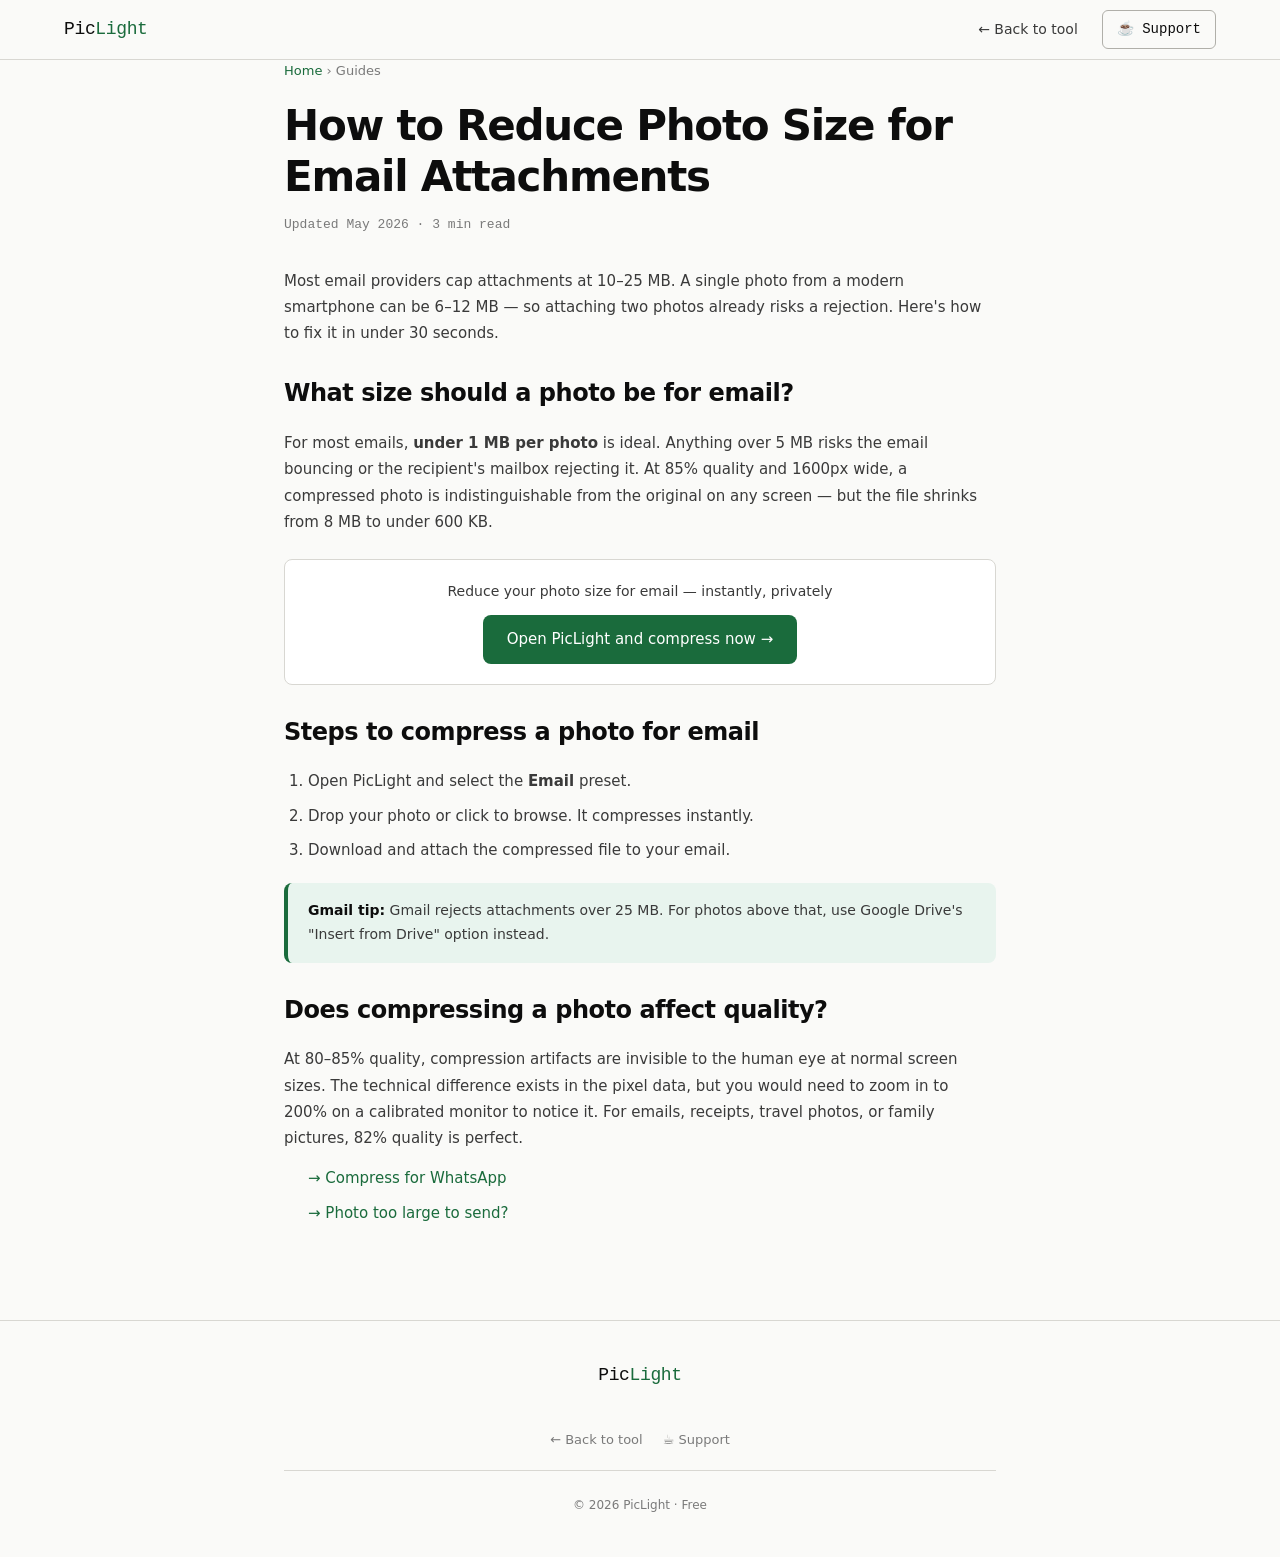
<file: blog/reduce-photo-size-email.html>
<!DOCTYPE html>
<html lang="en">
<head>
  <meta charset="UTF-8"><meta name="viewport" content="width=device-width, initial-scale=1.0">
  <title>How to Reduce Photo Size for Email Attachments (Free, No Upload)</title>
  <meta name="description" content="Email rejecting your photo because it's too large? Reduce any photo size instantly in your browser — no upload, no signup, completely free.">
  <link rel="canonical" href="https://piclight.vercel.app/blog/reduce-photo-size-email">
  <link rel="icon" type="image/svg+xml" href="../favicon.svg">
  <link rel="stylesheet" href="../css/style.css">
  <script>
    window.va = window.va || function () { (window.vaq = window.vaq || []).push(arguments); };
  </script>
  <script defer src="https://cdn.vercel-insights.com/v1/script.js"></script>
</head>
<body>
<nav>
  <a href="/" class="logo">Pic<span>Light</span></a>
  <div class="nav-links">
    <a href="/">← Back to tool</a>
    <a href="https://ko-fi.com/brahyan" target="_blank" rel="noopener" class="btn-coffee">☕ Support</a>
  </div>
</nav>
<article style="max-width:760px;margin:0 auto;padding:0 24px 80px;">
  <p style="font-size:13px;color:var(--ink-3);margin-bottom:20px;"><a href="/" style="color:var(--accent);text-decoration:none;">Home</a> › Guides</p>
  <h1 style="font-size:clamp(28px, 5vw, 42px);font-weight:600;line-height:1.2;letter-spacing:-0.03em;color:var(--ink);margin-bottom:12px;">How to Reduce Photo Size for Email Attachments</h1>
  <p style="font-size:13px;color:var(--ink-3);margin-bottom:32px;font-family:var(--font-mono);">Updated May 2026 · 3 min read</p>
  <p style="font-size:15px;color:var(--ink-2);line-height:1.75;margin-bottom:14px;">Most email providers cap attachments at 10–25 MB. A single photo from a modern smartphone can be 6–12 MB — so attaching two photos already risks a rejection. Here's how to fix it in under 30 seconds.</p>
  <h2 style="font-size:24px;font-weight:600;letter-spacing:-0.02em;margin:28px 0 16px;color:var(--ink);">What size should a photo be for email?</h2>
  <p style="font-size:15px;color:var(--ink-2);line-height:1.75;margin-bottom:14px;">For most emails, <strong>under 1 MB per photo</strong> is ideal. Anything over 5 MB risks the email bouncing or the recipient's mailbox rejecting it. At 85% quality and 1600px wide, a compressed photo is indistinguishable from the original on any screen — but the file shrinks from 8 MB to under 600 KB.</p>

  <div style="padding:20px;background:#fff;border:1px solid var(--border);border-radius:var(--radius);margin:24px 0;text-align:center;">
    <p style="font-size:14px;color:var(--ink-2);margin-bottom:12px;">Reduce your photo size for email — instantly, privately</p>
    <a href="/" style="display:inline-block;background:var(--accent);color:#fff;padding:12px 24px;border-radius:var(--radius);text-decoration:none;font-weight:500;font-size:15px;transition:background var(--transition);"> Open PicLight and compress now →</a>
  </div>
  <h2 style="font-size:24px;font-weight:600;letter-spacing:-0.02em;margin:28px 0 16px;color:var(--ink);">Steps to compress a photo for email</h2>
  <ol style="font-size:15px;color:var(--ink-2);line-height:1.75;margin:0 0 14px 24px;">
    <li style="margin-bottom:8px;">Open PicLight and select the <strong>Email</strong> preset.</li>
    <li style="margin-bottom:8px;">Drop your photo or click to browse. It compresses instantly.</li>
    <li>Download and attach the compressed file to your email.</li>
  </ol>
  <div style="padding:16px 20px;background:var(--accent-light);border-left:4px solid var(--accent);border-radius:var(--radius);margin:20px 0;">
    <p style="font-size:14px;color:var(--ink-2);line-height:1.7;margin:0;"><strong style="color:var(--ink);">Gmail tip:</strong> Gmail rejects attachments over 25 MB. For photos above that, use Google Drive's "Insert from Drive" option instead.</p>
  </div>
  <h2 style="font-size:24px;font-weight:600;letter-spacing:-0.02em;margin:28px 0 16px;color:var(--ink);">Does compressing a photo affect quality?</h2>
  <p style="font-size:15px;color:var(--ink-2);line-height:1.75;margin-bottom:14px;">At 80–85% quality, compression artifacts are invisible to the human eye at normal screen sizes. The technical difference exists in the pixel data, but you would need to zoom in to 200% on a calibrated monitor to notice it. For emails, receipts, travel photos, or family pictures, 82% quality is perfect.</p>
  <ul style="font-size:15px;color:var(--ink-2);line-height:1.75;margin:0 0 14px 24px;list-style:none;">
    <li style="margin-bottom:8px;"><a href="compress-image-whatsapp" style="color:var(--accent);text-decoration:none;">→ Compress for WhatsApp</a></li>
    <li><a href="photo-too-large-to-send" style="color:var(--accent);text-decoration:none;">→ Photo too large to send?</a></li>
  </ul>
</article>
<footer>
  <div class="footer-inner">
    <div class="footer-logo">Pic<span>Light</span></div>
    <nav class="footer-nav">
      <a href="/">← Back to tool</a>
      <a href="https://ko-fi.com/brahyan" target="_blank" rel="noopener">☕ Support</a>
    </nav>
    <span class="footer-copy">© 2026 PicLight · Free</span>
  </div>
</footer>
</body>
</html>
</file>
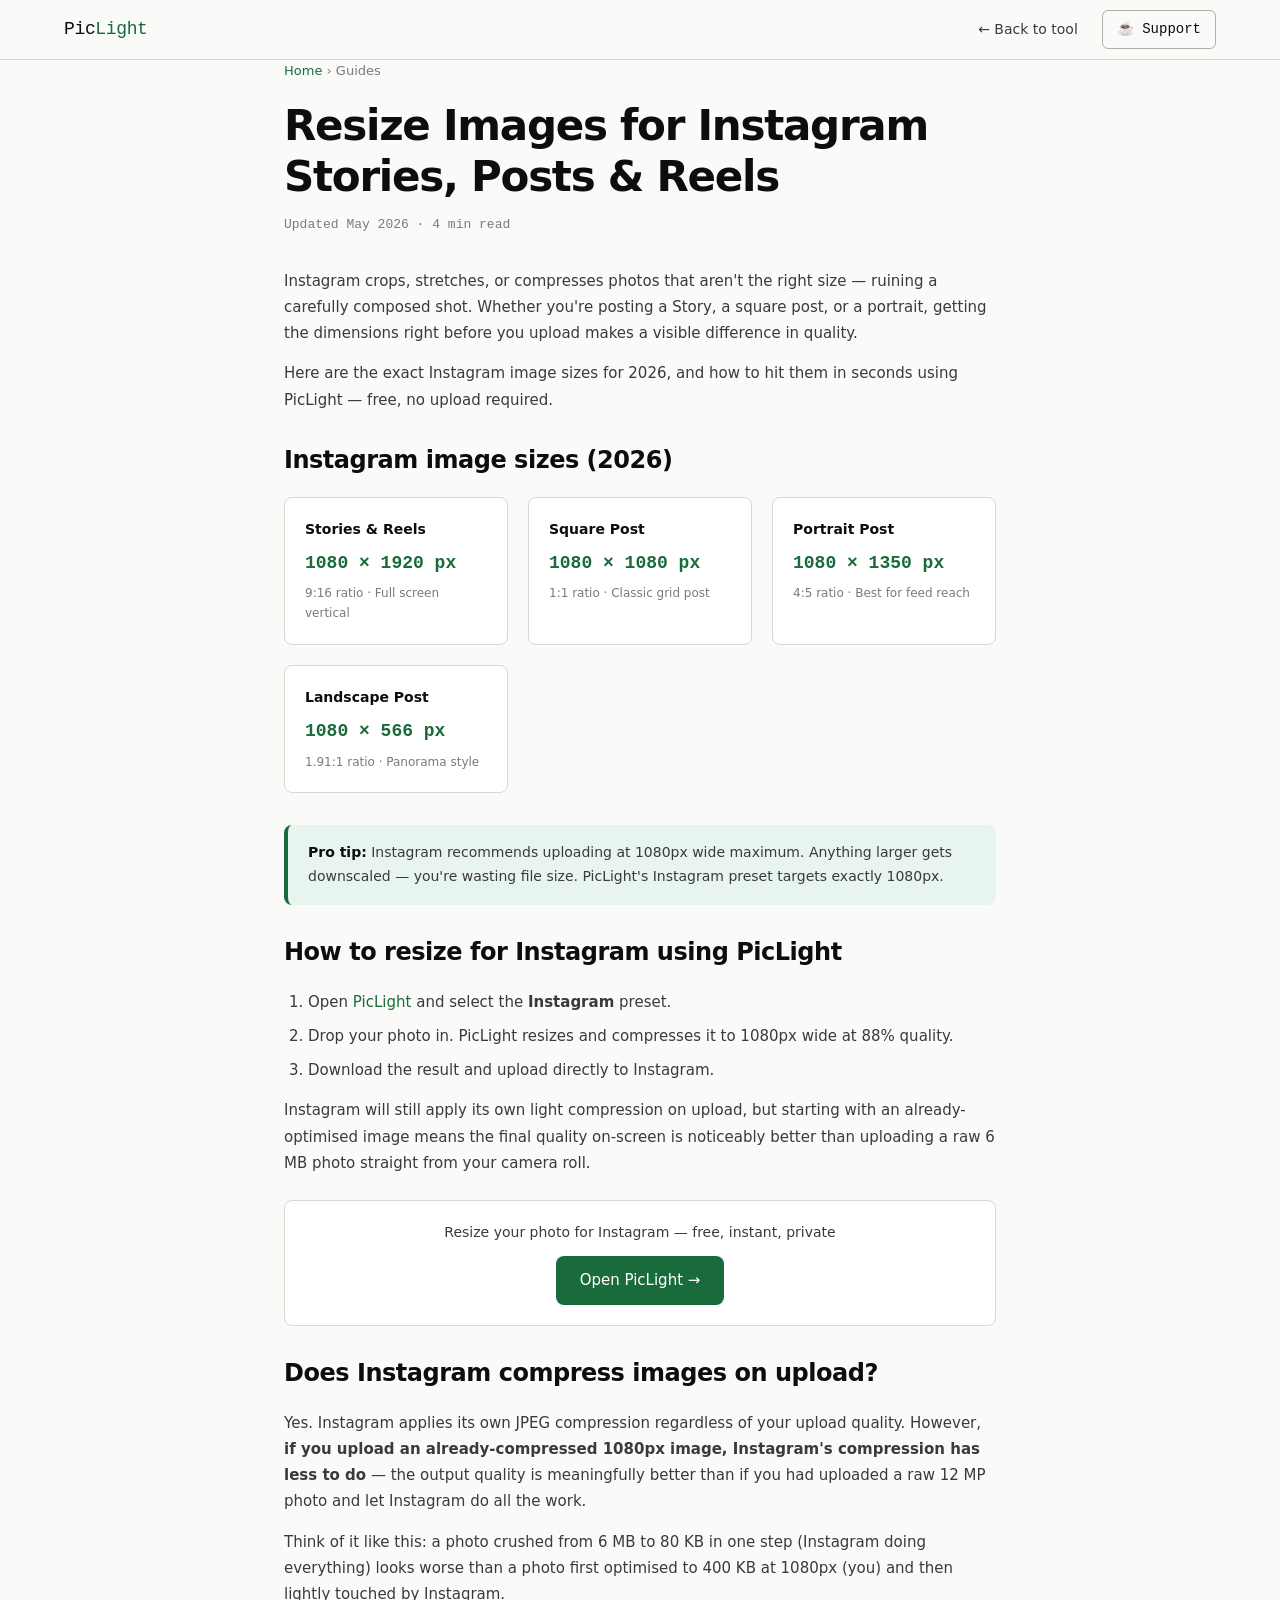
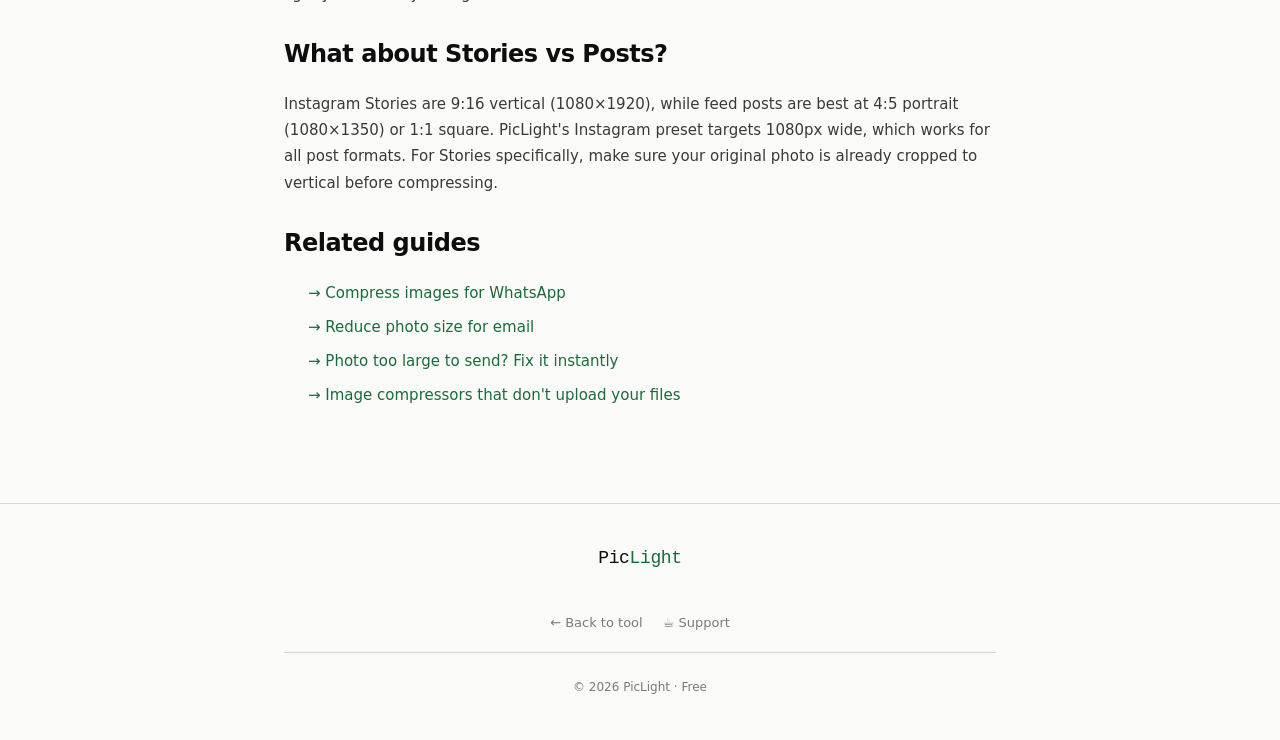
<file: blog/resize-image-instagram.html>
<!DOCTYPE html>
<html lang="en">
<head>
  <meta charset="UTF-8"><meta name="viewport" content="width=device-width, initial-scale=1.0">
  <title>Resize Images for Instagram Stories & Posts — Free, No Upload (2026)</title>
  <meta name="description" content="Get the perfect image size for Instagram Stories, posts, and Reels — free, instant, no upload. PicLight resizes your photo right in the browser.">
  <link rel="canonical" href="https://piclight.vercel.app/blog/resize-image-instagram">
  <link rel="icon" type="image/svg+xml" href="../favicon.svg">
  <link rel="stylesheet" href="../css/style.css">
  <script>
    window.va = window.va || function () { (window.vaq = window.vaq || []).push(arguments); };
  </script>
  <script defer src="https://cdn.vercel-insights.com/v1/script.js"></script>
</head>
<body>
<nav>
  <a href="/" class="logo">Pic<span>Light</span></a>
  <div class="nav-links">
    <a href="/">← Back to tool</a>
    <a href="https://ko-fi.com/brahyan" target="_blank" rel="noopener" class="btn-coffee">☕ Support</a>
  </div>
</nav>
<article style="max-width:760px;margin:0 auto;padding:0 24px 80px;">
  <p style="font-size:13px;color:var(--ink-3);margin-bottom:20px;"><a href="/" style="color:var(--accent);text-decoration:none;">Home</a> › Guides</p>
  <h1 style="font-size:clamp(28px, 5vw, 42px);font-weight:600;line-height:1.2;letter-spacing:-0.03em;color:var(--ink);margin-bottom:12px;">Resize Images for Instagram Stories, Posts & Reels</h1>
  <p style="font-size:13px;color:var(--ink-3);margin-bottom:32px;font-family:var(--font-mono);">Updated May 2026 · 4 min read</p>

  <p style="font-size:15px;color:var(--ink-2);line-height:1.75;margin-bottom:14px;">Instagram crops, stretches, or compresses photos that aren't the right size — ruining a carefully composed shot. Whether you're posting a Story, a square post, or a portrait, getting the dimensions right before you upload makes a visible difference in quality.</p>
  <p style="font-size:15px;color:var(--ink-2);line-height:1.75;margin-bottom:14px;">Here are the exact Instagram image sizes for 2026, and how to hit them in seconds using PicLight — free, no upload required.</p>

  <h2 style="font-size:24px;font-weight:600;letter-spacing:-0.02em;margin:28px 0 16px;color:var(--ink);">Instagram image sizes (2026)</h2>
  <div style="display:grid;grid-template-columns:repeat(auto-fit, minmax(200px, 1fr));gap:20px;margin-bottom:32px;">
    <div style="padding:20px;background:#fff;border:1px solid var(--border);border-radius:var(--radius);">
      <p style="font-size:14px;font-weight:600;color:var(--ink);margin-bottom:8px;"> Stories & Reels</p>
      <p style="font-size:18px;font-weight:600;color:var(--accent);margin-bottom:6px;font-family:var(--font-mono);">1080 × 1920 px</p>
      <p style="font-size:12px;color:var(--ink-3);">9:16 ratio · Full screen vertical</p>
    </div>
    <div style="padding:20px;background:#fff;border:1px solid var(--border);border-radius:var(--radius);">
      <p style="font-size:14px;font-weight:600;color:var(--ink);margin-bottom:8px;"> Square Post</p>
      <p style="font-size:18px;font-weight:600;color:var(--accent);margin-bottom:6px;font-family:var(--font-mono);">1080 × 1080 px</p>
      <p style="font-size:12px;color:var(--ink-3);">1:1 ratio · Classic grid post</p>
    </div>
    <div style="padding:20px;background:#fff;border:1px solid var(--border);border-radius:var(--radius);">
      <p style="font-size:14px;font-weight:600;color:var(--ink);margin-bottom:8px;"> Portrait Post</p>
      <p style="font-size:18px;font-weight:600;color:var(--accent);margin-bottom:6px;font-family:var(--font-mono);">1080 × 1350 px</p>
      <p style="font-size:12px;color:var(--ink-3);">4:5 ratio · Best for feed reach</p>
    </div>
    <div style="padding:20px;background:#fff;border:1px solid var(--border);border-radius:var(--radius);">
      <p style="font-size:14px;font-weight:600;color:var(--ink);margin-bottom:8px;"> Landscape Post</p>
      <p style="font-size:18px;font-weight:600;color:var(--accent);margin-bottom:6px;font-family:var(--font-mono);">1080 × 566 px</p>
      <p style="font-size:12px;color:var(--ink-3);">1.91:1 ratio · Panorama style</p>
    </div>
  </div>

  <div style="padding:16px 20px;background:var(--accent-light);border-left:4px solid var(--accent);border-radius:var(--radius);margin:20px 0;">
    <p style="font-size:14px;color:var(--ink-2);line-height:1.7;margin:0;"><strong style="color:var(--ink);">Pro tip:</strong> Instagram recommends uploading at 1080px wide maximum. Anything larger gets downscaled — you're wasting file size. PicLight's Instagram preset targets exactly 1080px.</p>
  </div>

  <h2 style="font-size:24px;font-weight:600;letter-spacing:-0.02em;margin:28px 0 16px;color:var(--ink);">How to resize for Instagram using PicLight</h2>
  <ol style="font-size:15px;color:var(--ink-2);line-height:1.75;margin:0 0 14px 24px;">
    <li style="margin-bottom:8px;">Open <a href="/" style="color:var(--accent);text-decoration:none;">PicLight</a> and select the <strong>Instagram</strong> preset.</li>
    <li style="margin-bottom:8px;">Drop your photo in. PicLight resizes and compresses it to 1080px wide at 88% quality.</li>
    <li>Download the result and upload directly to Instagram.</li>
  </ol>
  <p style="font-size:15px;color:var(--ink-2);line-height:1.75;margin-bottom:14px;">Instagram will still apply its own light compression on upload, but starting with an already-optimised image means the final quality on-screen is noticeably better than uploading a raw 6 MB photo straight from your camera roll.</p>

  <div style="padding:20px;background:#fff;border:1px solid var(--border);border-radius:var(--radius);margin:24px 0;text-align:center;">
    <p style="font-size:14px;color:var(--ink-2);margin-bottom:12px;">Resize your photo for Instagram — free, instant, private</p>
    <a href="/" style="display:inline-block;background:var(--accent);color:#fff;padding:12px 24px;border-radius:var(--radius);text-decoration:none;font-weight:500;font-size:15px;transition:background var(--transition);"> Open PicLight →</a>
  </div>

  <h2 style="font-size:24px;font-weight:600;letter-spacing:-0.02em;margin:28px 0 16px;color:var(--ink);">Does Instagram compress images on upload?</h2>
  <p style="font-size:15px;color:var(--ink-2);line-height:1.75;margin-bottom:14px;">Yes. Instagram applies its own JPEG compression regardless of your upload quality. However, <strong>if you upload an already-compressed 1080px image, Instagram's compression has less to do</strong> — the output quality is meaningfully better than if you had uploaded a raw 12 MP photo and let Instagram do all the work.</p>
  <p style="font-size:15px;color:var(--ink-2);line-height:1.75;margin-bottom:14px;">Think of it like this: a photo crushed from 6 MB to 80 KB in one step (Instagram doing everything) looks worse than a photo first optimised to 400 KB at 1080px (you) and then lightly touched by Instagram.</p>

  <h2 style="font-size:24px;font-weight:600;letter-spacing:-0.02em;margin:28px 0 16px;color:var(--ink);">What about Stories vs Posts?</h2>
  <p style="font-size:15px;color:var(--ink-2);line-height:1.75;margin-bottom:14px;">Instagram Stories are 9:16 vertical (1080×1920), while feed posts are best at 4:5 portrait (1080×1350) or 1:1 square. PicLight's Instagram preset targets 1080px wide, which works for all post formats. For Stories specifically, make sure your original photo is already cropped to vertical before compressing.</p>

  <h2 style="font-size:24px;font-weight:600;letter-spacing:-0.02em;margin:28px 0 16px;color:var(--ink);">Related guides</h2>
  <ul style="font-size:15px;color:var(--ink-2);line-height:1.75;margin:0 0 14px 24px;list-style:none;">
    <li style="margin-bottom:8px;"><a href="compress-image-whatsapp" style="color:var(--accent);text-decoration:none;">→ Compress images for WhatsApp</a></li>
    <li style="margin-bottom:8px;"><a href="reduce-photo-size-email" style="color:var(--accent);text-decoration:none;">→ Reduce photo size for email</a></li>
    <li style="margin-bottom:8px;"><a href="photo-too-large-to-send" style="color:var(--accent);text-decoration:none;">→ Photo too large to send? Fix it instantly</a></li>
    <li><a href="image-compressor-no-upload" style="color:var(--accent);text-decoration:none;">→ Image compressors that don't upload your files</a></li>
  </ul>
</article>
<footer>
  <div class="footer-inner">
    <div class="footer-logo">Pic<span>Light</span></div>
    <nav class="footer-nav">
      <a href="/">← Back to tool</a>
      <a href="https://ko-fi.com/brahyan" target="_blank" rel="noopener">☕ Support</a>
    </nav>
    <span class="footer-copy">© 2026 PicLight · Free</span>
  </div>
</footer>
</body>
</html>
</file>
<file: css/style.css>
/* =========================================================
   heicfree — css/style.css
   Aesthetic: industrial-minimal, monospace accents, dark trust signals
   ========================================================= */

:root {
  --ink:     #0d0d0d;
  --ink-2:   #3a3a3a;
  --ink-3:   #7a7a7a;
  --surface: #fafaf8;
  --surface-2: #f0efeb;
  --surface-3: #e8e7e2;
  --accent:  #1a6b3c;
  --accent-light: #e8f4ee;
  --accent-mid: #2d9e5f;
  --warn:    #b84a2c;
  --border:  #d8d7d2;
  --border-strong: #b0afa9;
  --font-sans: 'DM Sans', system-ui, sans-serif;
  --font-mono: 'DM Mono', 'Courier New', monospace;
  --radius: 8px;
  --radius-lg: 14px;
  --transition: 0.18s ease;
}

*, *::before, *::after { box-sizing: border-box; margin: 0; padding: 0; }

html { scroll-behavior: smooth; }

body {
  font-family: var(--font-sans);
  background: var(--surface);
  color: var(--ink);
  line-height: 1.65;
  font-size: 16px;
  -webkit-font-smoothing: antialiased;
}

/* ── NAV ── */
nav {
  display: flex;
  align-items: center;
  justify-content: space-between;
  padding: 0 max(24px, 5vw);
  height: 60px;
  border-bottom: 1px solid var(--border);
  background: var(--surface);
  position: sticky;
  top: 0;
  z-index: 100;
}

.logo {
  font-family: var(--font-mono);
  font-size: 18px;
  font-weight: 500;
  color: var(--ink);
  text-decoration: none;
  letter-spacing: -0.02em;
}
.logo span { color: var(--accent); }

.nav-links {
  display: flex;
  align-items: center;
  gap: 24px;
}
.nav-links a {
  font-size: 14px;
  color: var(--ink-2);
  text-decoration: none;
  transition: color var(--transition);
}
.nav-links a:hover { color: var(--ink); }

.btn-coffee {
  font-family: var(--font-mono);
  font-size: 13px;
  padding: 7px 14px;
  border: 1px solid var(--border-strong);
  border-radius: 6px;
  background: var(--surface);
  color: var(--ink) !important;
  transition: background var(--transition), border-color var(--transition);
}
.btn-coffee:hover {
  background: var(--surface-2) !important;
  border-color: var(--ink-2) !important;
}

/* ── HERO ── */
.hero {
  max-width: 720px;
  margin: 64px auto 0;
  padding: 0 24px 56px;
  text-align: center;
}

.trust-badge {
  display: inline-flex;
  align-items: center;
  gap: 8px;
  font-family: var(--font-mono);
  font-size: 12px;
  color: var(--accent);
  background: var(--accent-light);
  border: 1px solid #b6dfc8;
  border-radius: 20px;
  padding: 6px 14px;
  margin-bottom: 28px;
}
.dot {
  width: 7px; height: 7px;
  border-radius: 50%;
  background: var(--accent-mid);
  animation: pulse 2s infinite;
}
@keyframes pulse {
  0%, 100% { opacity: 1; }
  50% { opacity: 0.4; }
}

h1 {
  font-size: clamp(32px, 5vw, 52px);
  font-weight: 600;
  line-height: 1.15;
  letter-spacing: -0.03em;
  color: var(--ink);
  margin-bottom: 20px;
}
h1 em {
  font-style: normal;
  color: var(--accent);
}

.hero-sub {
  font-size: 17px;
  color: var(--ink-2);
  max-width: 520px;
  margin: 0 auto;
  line-height: 1.7;
}

/* ── MAIN ── */
main {
  max-width: 760px;
  margin: 0 auto;
  padding: 0 24px 80px;
}

/* ── CONVERTER BOX ── */
.converter-box {
  background: #fff;
  border: 1.5px solid var(--border);
  border-radius: var(--radius-lg);
  padding: 32px;
  margin-bottom: 48px;
  box-shadow: 0 2px 20px rgba(0,0,0,0.04);
}

/* Drop zone */
.drop-zone {
  border: 2px dashed var(--border-strong);
  border-radius: var(--radius);
  padding: 48px 24px;
  text-align: center;
  cursor: pointer;
  transition: border-color var(--transition), background var(--transition);
  color: var(--ink-3);
}
.drop-zone:hover,
.drop-zone.dragover {
  border-color: var(--accent-mid);
  background: var(--accent-light);
  color: var(--accent);
}
.drop-icon { margin-bottom: 16px; }
.drop-primary {
  font-size: 17px;
  font-weight: 500;
  color: var(--ink-2);
  margin-bottom: 6px;
}
.drop-secondary { font-size: 14px; color: var(--ink-3); margin-bottom: 10px; }
.file-label {
  color: var(--accent);
  cursor: pointer;
  text-decoration: underline;
  text-underline-offset: 2px;
}
.drop-hint {
  font-family: var(--font-mono);
  font-size: 12px;
  color: var(--ink-3);
  margin-top: 12px;
}

/* Quality row */
.quality-row {
  display: flex;
  align-items: center;
  gap: 12px;
  margin-top: 20px;
  margin-bottom: 16px;
  font-size: 14px;
  color: var(--ink-2);
  padding: 0;
}
.quality-row input[type=range] {
  flex: 1;
  -webkit-appearance: none;
  appearance: none;
  width: 100%;
  height: 6px;
  border-radius: 3px;
  background: linear-gradient(to right, var(--accent) 0%, var(--accent) 50%, var(--border) 50%, var(--border) 100%);
  outline: none;
  cursor: pointer;
  pointer-events: auto;
}
/* Track styling for Firefox */
.quality-row input[type=range]::-moz-range-track {
  background: transparent;
  border: none;
  box-shadow: none;
}
/* Range styling */
.quality-row input[type=range]::-webkit-slider-runnable-track {
  background: transparent;
  height: 6px;
  border-radius: 3px;
}
.quality-row input[type=range]::-webkit-slider-thumb {
  -webkit-appearance: none;
  appearance: none;
  width: 16px;
  height: 16px;
  border-radius: 50%;
  background: var(--accent);
  cursor: pointer;
  pointer-events: auto;
  box-shadow: 0 2px 4px rgba(26, 107, 60, 0.2);
  border: 2px solid #fff;
  transition: box-shadow 0.18s ease;
  margin-top: -5px;
}
.quality-row input[type=range]::-webkit-slider-thumb:hover {
  box-shadow: 0 4px 8px rgba(26, 107, 60, 0.3);
}
.quality-row input[type=range]::-moz-range-thumb {
  width: 16px;
  height: 16px;
  border-radius: 50%;
  background: var(--accent);
  cursor: pointer;
  pointer-events: auto;
  border: 2px solid #fff;
  box-shadow: 0 2px 4px rgba(26, 107, 60, 0.2);
  transition: box-shadow 0.18s ease;
  margin-top: -5px;
}
.quality-row input[type=range]::-moz-range-thumb:hover {
  box-shadow: 0 4px 8px rgba(26, 107, 60, 0.3);
}
#qualityVal {
  font-family: var(--font-mono);
  font-size: 13px;
  font-weight: 500;
  min-width: 40px;
  text-align: right;
  color: var(--ink);
}

/* File queue */
.file-queue {
  margin-top: 20px;
  display: flex;
  flex-direction: column;
  gap: 8px;
}
.queue-item {
  display: flex;
  align-items: center;
  gap: 12px;
  padding: 10px 12px;
  background: var(--surface-2);
  border-radius: var(--radius);
  font-size: 13px;
}
.queue-item-name {
  flex: 1;
  font-family: var(--font-mono);
  color: var(--ink-2);
  overflow: hidden;
  text-overflow: ellipsis;
  white-space: nowrap;
}
.queue-item-size { color: var(--ink-3); font-size: 12px; }
.queue-item-remove {
  background: none; border: none; cursor: pointer;
  color: var(--ink-3); font-size: 16px; line-height: 1;
  padding: 0 4px;
  transition: color var(--transition);
}
.queue-item-remove:hover { color: var(--warn); }

/* Action row */
.action-row {
  display: flex;
  gap: 12px;
  margin-top: 16px;
  width: 100%;
}
.btn-convert {
  flex: 1;
  background: var(--accent);
  color: #fff;
  border: none;
  border-radius: var(--radius);
  padding: 16px 20px;
  font-family: var(--font-sans);
  font-size: 15px;
  font-weight: 500;
  cursor: pointer;
  transition: background var(--transition), box-shadow var(--transition), transform var(--transition);
  min-height: 48px;
  display: flex;
  align-items: center;
  justify-content: center;
  box-shadow: 0 2px 8px rgba(26, 107, 60, 0.12);
}
.btn-convert:hover { 
  background: #14532d;
  box-shadow: 0 4px 12px rgba(26, 107, 60, 0.2);
}
.btn-convert:active { transform: scale(0.98); }

.btn-clear {
  flex: 1;
  background: var(--surface-2);
  border: 1px solid var(--border);
  border-radius: var(--radius);
  padding: 16px 18px;
  font-family: var(--font-sans);
  font-size: 15px;
  font-weight: 500;
  color: var(--ink-2);
  cursor: pointer;
  transition: background var(--transition), border-color var(--transition), color var(--transition), box-shadow var(--transition);
  min-height: 48px;
  display: flex;
  align-items: center;
  justify-content: center;
}
.btn-clear:hover { 
  background: var(--surface-3);
  border-color: var(--border-strong);
  color: var(--ink);
  box-shadow: 0 1px 4px rgba(0,0,0,0.05);
}

/* Progress */
.progress-wrap { margin-top: 20px; }
.progress-bar-bg {
  height: 6px;
  background: var(--surface-3);
  border-radius: 3px;
  overflow: hidden;
  margin-bottom: 10px;
}
.progress-bar-fill {
  height: 100%;
  background: var(--accent-mid);
  border-radius: 3px;
  width: 0%;
  transition: width 0.3s ease;
}
.progress-label {
  font-family: var(--font-mono);
  font-size: 13px;
  color: var(--ink-3);
}

/* Results */
.results-header {
  display: flex;
  align-items: center;
  justify-content: space-between;
  margin-bottom: 14px;
  flex-wrap: wrap;
  gap: 10px;
}
.results-title {
  font-size: 15px;
  font-weight: 500;
  color: var(--ink);
}
.btn-download-all {
  background: var(--accent);
  color: #fff;
  border: none;
  border-radius: var(--radius);
  padding: 8px 16px;
  font-size: 13px;
  font-weight: 500;
  cursor: pointer;
  transition: background var(--transition);
}
.btn-download-all:hover { background: #14532d; }

.results-list { display: flex; flex-direction: column; gap: 8px; }
.result-item {
  display: flex;
  align-items: center;
  gap: 12px;
  padding: 10px 14px;
  background: var(--accent-light);
  border: 1px solid #b6dfc8;
  border-radius: var(--radius);
  font-size: 13px;
}
.result-item-name {
  flex: 1;
  font-family: var(--font-mono);
  color: var(--ink-2);
  overflow: hidden;
  text-overflow: ellipsis;
  white-space: nowrap;
}
.result-size { color: var(--ink-3); font-size: 12px; }
.result-error {
  background: #fef2f0;
  border-color: #f5c2ba;
}
.result-error .result-item-name { color: var(--warn); }
.btn-download-single {
  background: var(--accent);
  color: #fff;
  border: none;
  border-radius: 5px;
  padding: 5px 12px;
  font-size: 12px;
  font-weight: 500;
  cursor: pointer;
  white-space: nowrap;
  transition: background var(--transition);
}
.btn-download-single:hover { background: #14532d; }

.btn-convert-more {
  margin-top: 16px;
  background: none;
  border: 1px solid var(--border);
  border-radius: var(--radius);
  padding: 10px 20px;
  font-size: 14px;
  color: var(--ink-2);
  cursor: pointer;
  width: 100%;
  transition: border-color var(--transition);
}
.btn-convert-more:hover { border-color: var(--accent); color: var(--accent); }

/* ── TRUST STRIP ── */
.trust-strip {
  display: grid;
  grid-template-columns: repeat(auto-fit, minmax(160px, 1fr));
  gap: 20px;
  margin-bottom: 56px;
}
.trust-item {
  padding: 20px;
  background: #fff;
  border: 1px solid var(--border);
  border-radius: var(--radius);
}
.trust-icon { font-size: 22px; display: block; margin-bottom: 8px; }
.trust-item strong {
  display: block;
  font-size: 14px;
  font-weight: 600;
  margin-bottom: 6px;
  color: var(--ink);
}
.trust-item p { font-size: 13px; color: var(--ink-3); line-height: 1.6; }

/* ── HOW IT WORKS ── */
.how-section {
  margin-bottom: 56px;
}
.how-section h2,
.faq-section h2 {
  font-size: 24px;
  font-weight: 600;
  letter-spacing: -0.02em;
  margin-bottom: 16px;
  color: var(--ink);
}
.how-section p {
  font-size: 15px;
  color: var(--ink-2);
  margin-bottom: 14px;
  line-height: 1.75;
}

.code-proof {
  margin-top: 24px;
  background: #0d0d0d;
  border-radius: var(--radius);
  padding: 20px 22px;
  overflow-x: auto;
}
.code-proof-label {
  font-family: var(--font-mono);
  font-size: 12px;
  color: #5a8f6a;
  margin-bottom: 8px;
}
.code-proof code {
  font-family: var(--font-mono);
  font-size: 13px;
  color: #e8e7e2;
  white-space: pre;
}

/* ── FAQ ── */
.faq-section { margin-bottom: 56px; }
details {
  border-bottom: 1px solid var(--border);
  padding: 16px 0;
}
details:first-of-type { border-top: 1px solid var(--border); }
summary {
  font-size: 15px;
  font-weight: 500;
  cursor: pointer;
  color: var(--ink);
  list-style: none;
  display: flex;
  justify-content: space-between;
  align-items: center;
}
summary::-webkit-details-marker { display: none; }
summary::after {
  content: '+';
  font-size: 20px;
  font-weight: 300;
  color: var(--ink-3);
  transition: transform var(--transition);
}
details[open] summary::after {
  content: '−';
}
details p {
  font-size: 14px;
  color: var(--ink-2);
  line-height: 1.75;
  margin-top: 12px;
  padding-right: 24px;
}

/* ── COFFEE ── */
.coffee-section {
  display: flex;
  justify-content: center;
  margin-bottom: 56px;
}
.coffee-card {
  text-align: center;
  max-width: 420px;
  padding: 40px 32px;
  background: #fff;
  border: 1px solid var(--border);
  border-radius: var(--radius-lg);
}
.coffee-emoji { font-size: 36px; margin-bottom: 14px; }
.coffee-card h3 {
  font-size: 20px;
  font-weight: 600;
  letter-spacing: -0.02em;
  margin-bottom: 12px;
}
.coffee-card p {
  font-size: 14px;
  color: var(--ink-2);
  line-height: 1.7;
  margin-bottom: 20px;
}
.btn-coffee-big {
  display: inline-block;
  background: #FFDD00;
  color: #0d0d0d;
  font-weight: 600;
  font-size: 15px;
  padding: 12px 28px;
  border-radius: 8px;
  text-decoration: none;
  transition: opacity var(--transition);
}
.btn-coffee-big:hover { opacity: 0.85; }
.coffee-sub {
  font-size: 12px;
  color: var(--ink-3);
  margin-top: 12px;
  margin-bottom: 0;
}

/* ── FOOTER ── */
footer {
  border-top: 1px solid var(--border);
  background: var(--surface);
}
.footer-inner {
  max-width: 760px;
  margin: 0 auto;
  padding: 40px 24px;
  text-align: center;
}
.footer-logo {
  font-family: var(--font-mono);
  font-size: clamp(14px, 4vw, 18px);
  font-weight: 500;
  margin-bottom: 20px;
  color: var(--ink);
  letter-spacing: -0.02em;
}
.footer-logo span { color: var(--accent); }
.footer-nav {
  display: flex;
  flex-wrap: wrap;
  justify-content: center;
  gap: clamp(12px, 3vw, 20px);
  margin-bottom: 20px;
}
.footer-nav a {
  font-size: clamp(12px, 2.5vw, 13px);
  color: var(--ink-3);
  text-decoration: none;
  transition: color var(--transition);
  padding: 4px 0;
}
.footer-nav a:hover { color: var(--ink); }
.footer-copy {
  font-size: clamp(11px, 2vw, 12px);
  color: var(--ink-3);
  line-height: 1.8;
  word-wrap: break-word;
}

/* ── RESPONSIVE ── */
@media (max-width: 600px) {
  nav { padding: 0 16px; height: 56px; }
  .nav-links { gap: 12px; }
  .nav-links a:not(.btn-coffee) { display: none; }
  .btn-coffee { font-size: 12px; padding: 6px 12px; }
  
  .converter-box { padding: 20px 16px; margin-bottom: 32px; }
  .drop-zone { padding: 32px 16px; }
  .drop-primary { font-size: 15px; margin-bottom: 6px; }
  .drop-secondary { font-size: 13px; }
  
  .quality-row { gap: 10px; margin-bottom: 12px; }
  .action-row { gap: 10px; margin-top: 4px; }
  .btn-convert, .btn-clear {
    padding: 14px 16px;
    font-size: 14px;
    min-height: 44px;
  }
  
  .trust-strip { grid-template-columns: 1fr 1fr; gap: 16px; }
  .trust-item { padding: 16px; }
  .trust-item strong { font-size: 13px; }
  .trust-item p { font-size: 12px; }
  
  .how-section h2 { font-size: 20px; }
  .how-section p { font-size: 14px; }
  
  .coffee-card { padding: 28px 20px; }
  .coffee-card h3 { font-size: 18px; }
  .coffee-card p { font-size: 13px; }
  
  /* Footer mobile optimizations */
  .footer-inner { padding: 32px 16px; }
  .footer-logo { margin-bottom: 16px; font-size: 16px; }
  .footer-nav { gap: 10px; margin-bottom: 16px; }
  .footer-nav a { padding: 6px 4px; font-size: 12px; }
  .footer-copy { font-size: 11px; }
}

@media (max-width: 480px) {
  nav { padding: 0 12px; height: 52px; }
  .logo { font-size: 16px; }
  .nav-links { gap: 8px; }
  .btn-coffee { font-size: 11px; padding: 5px 10px; }
  
  main { padding: 0 12px 48px; }
  .converter-box { padding: 16px; margin-bottom: 24px; box-shadow: 0 1px 6px rgba(0,0,0,0.03); }
  .drop-zone { padding: 20px 12px; }
  .drop-primary { font-size: 14px; margin-bottom: 4px; }
  .drop-secondary { font-size: 12px; }
  .drop-hint { font-size: 11px; margin-top: 8px; }
  
  .quality-row { gap: 8px; margin-bottom: 10px; font-size: 12px; }
  .action-row { gap: 8px; margin-top: 2px; }
  .btn-convert, .btn-clear {
    padding: 12px 12px;
    font-size: 13px;
    min-height: 40px;
  }
  
  .trust-strip { grid-template-columns: 1fr; gap: 12px; padding: 0 12px 32px; }
  .trust-item { padding: 12px; }
  .trust-icon { font-size: 18px; margin-bottom: 6px; }
  .trust-item strong { font-size: 12px; margin-bottom: 4px; }
  .trust-item p { font-size: 11px; line-height: 1.5; }
  
  .hero { margin: 36px auto 0; padding: 0 12px 32px; }
  h1 { font-size: clamp(24px, 3vw, 32px); margin-bottom: 12px; }
  .hero-sub { font-size: 14px; }
  .trust-badge { font-size: 11px; padding: 5px 12px; margin-bottom: 20px; }
  
  .how-section { padding: 0 12px 32px; }
  .how-section h2 { font-size: 18px; margin-bottom: 10px; }
  .how-section p { font-size: 13px; margin-bottom: 10px; }
  
  .code-proof { padding: 16px 12px; margin-top: 16px; }
  .code-proof-label { font-size: 11px; margin-bottom: 6px; }
  .code-proof code { font-size: 12px; }
  
  .coffee-section { padding: 0 12px 40px; }
  .coffee-card { padding: 20px 16px; }
  .coffee-emoji { font-size: 28px; margin-bottom: 10px; }
  .coffee-card h3 { font-size: 16px; margin-bottom: 8px; }
  .coffee-card p { font-size: 12px; margin-bottom: 10px; }
  
  /* Footer extra small optimization */
  footer { padding: 24px 0; }
  .footer-inner { padding: 24px 12px; }
  .footer-logo { font-size: 14px; margin-bottom: 12px; }
  .footer-nav { gap: 8px; margin-bottom: 12px; }
  .footer-nav a { font-size: 11px; }
  .footer-copy { font-size: 10px; }
}
</file>
